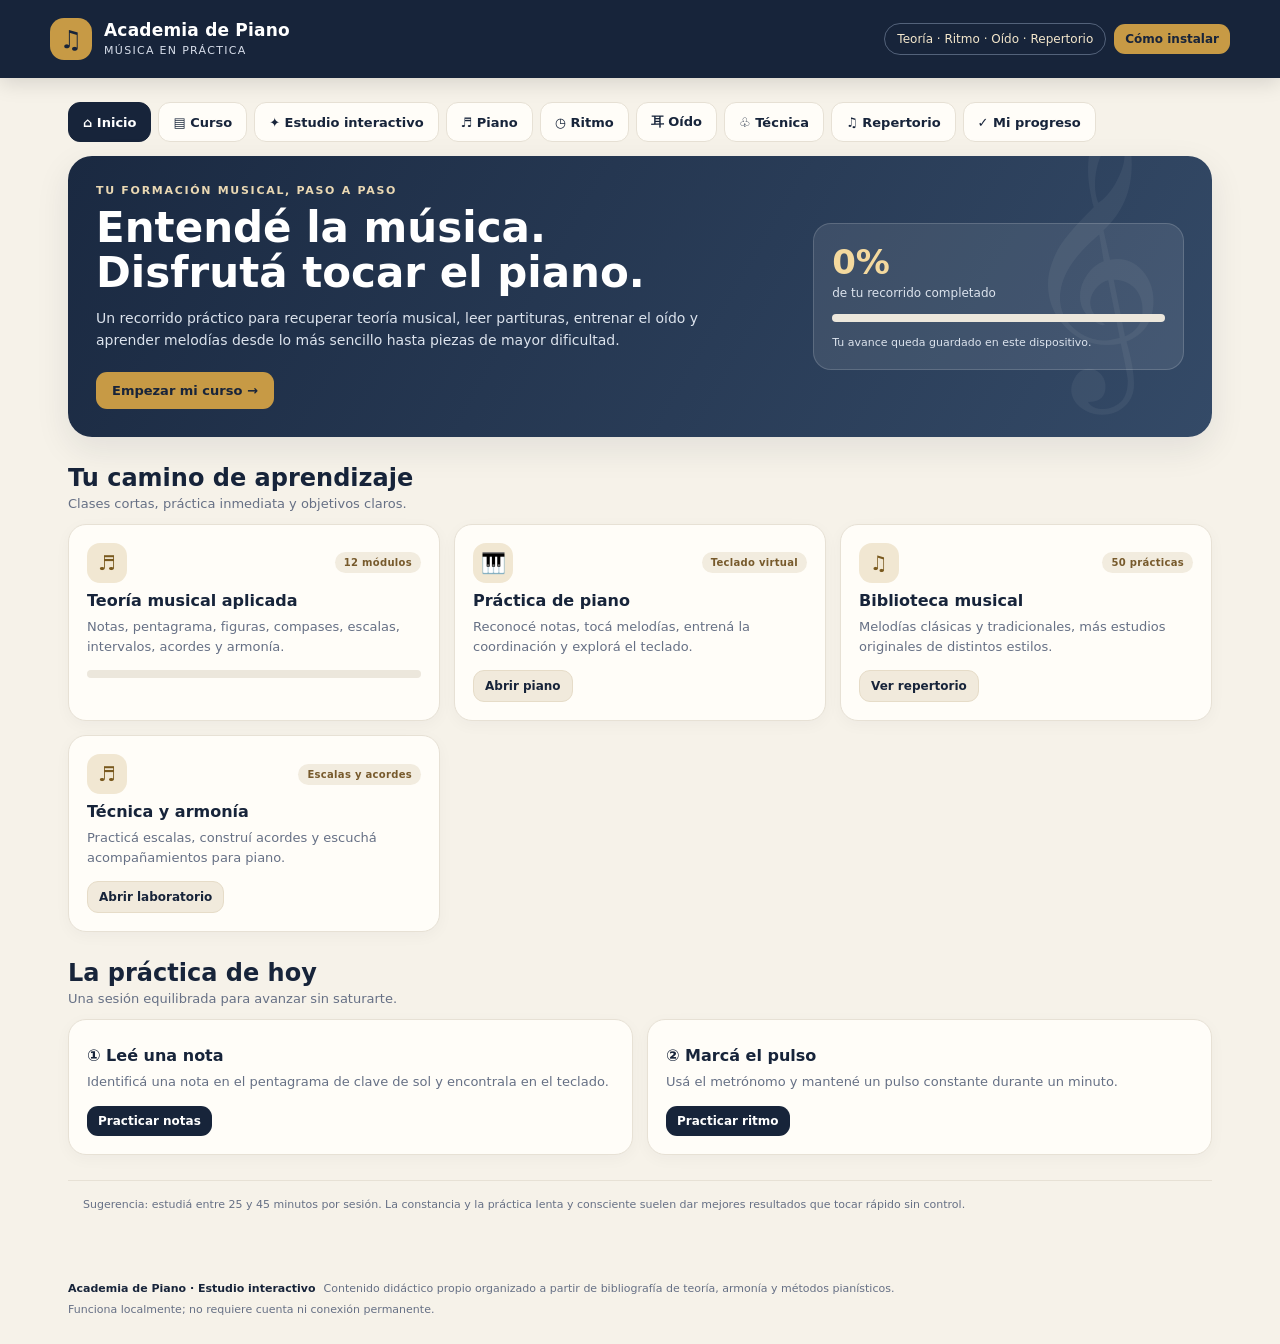
<file: index.html>
<!doctype html>
<html lang="es">
<head>
<meta charset="utf-8">
<meta name="viewport" content="width=device-width,initial-scale=1,viewport-fit=cover">
<meta name="theme-color" content="#17243a">
<meta name="apple-mobile-web-app-capable" content="yes">
<meta name="apple-mobile-web-app-status-bar-style" content="black-translucent">
<meta name="apple-mobile-web-app-title" content="Academia Piano">
<link rel="icon" href="icon.svg" type="image/svg+xml">
<link rel="apple-touch-icon" href="icon-192.png">
<meta name="description" content="Academia integral de piano: teoría, técnica, repertorio y práctica guiada por manos con MIDI y teclado virtual.">
<link rel="manifest" href="manifest.webmanifest">
<script defer src="./app.js?v=3.8.0"></script>
<script defer src="./extras.js?v=3.8.0"></script>
<title>Academia de Piano | Música en práctica</title>
<meta name="application-name" content="Academia de Piano">
<link rel="stylesheet" href="./styles.css?v=3.8.0">
</head>
<body>
<div class="orientation-gate" id="orientation-gate" hidden role="dialog" aria-modal="true" aria-labelledby="orientation-title"><div class="orientation-card"><div class="rotate-symbol" aria-hidden="true">↻</div><p class="orientation-kicker">NOCTURNA · PIANO STUDIO</p><h2 id="orientation-title">Girá tu dispositivo</h2><p>El estudio interactivo está diseñado para usarse en posición horizontal.</p><span class="orientation-hint">La pantalla se adapta automáticamente</span></div></div>
<header class="topbar">
  <div class="brand"><div class="brand-mark">♫</div><div><h1>Academia de Piano</h1><small>Música en práctica</small></div></div>
  <div class="top-actions"><span class="top-pill">Teoría · Ritmo · Oído · Repertorio</span><button class="btn btn-primary btn-small" id="installHint">Cómo instalar</button></div>
</header>
<main class="shell">
  <nav class="nav" aria-label="Secciones">
    <button data-view="home" class="active">⌂ Inicio</button>
    <button data-view="course">▤ Curso</button>
    <button data-view="studio">✦ Estudio interactivo</button>
    <button data-view="piano">♬ Piano</button>
    <button data-view="rhythm">◷ Ritmo</button>
    <button data-view="ear">耳 Oído</button>
    <button data-view="tech">♧ Técnica</button>
    <button data-view="library">♫ Repertorio</button>
    <button data-view="progress">✓ Mi progreso</button>
  </nav>

  <section id="home" class="view active">
    <div class="hero">
      <div><div class="eyebrow">Tu formación musical, paso a paso</div><h2>Entendé la música.<br>Disfrutá tocar el piano.</h2><p>Un recorrido práctico para recuperar teoría musical, leer partituras, entrenar el oído y aprender melodías desde lo más sencillo hasta piezas de mayor dificultad.</p><button class="btn btn-primary" onclick="go('course')">Empezar mi curso →</button></div>
      <div class="hero-stat"><strong id="homePercent">0%</strong><span>de tu recorrido completado</span><div class="progress-track"><div id="homeProgress" class="progress-fill"></div></div><p style="font-size:11px;color:#dce3ed;margin:12px 0 0">Tu avance queda guardado en este dispositivo.</p></div>
    </div>
    <div class="section-head"><div><h2>Tu camino de aprendizaje</h2><p>Clases cortas, práctica inmediata y objetivos claros.</p></div></div>
    <div class="grid">
      <article class="card"><div class="card-top"><div class="card-icon">♬</div><span class="tag">12 módulos</span></div><h3>Teoría musical aplicada</h3><p>Notas, pentagrama, figuras, compases, escalas, intervalos, acordes y armonía.</p><div class="progress-track"><div class="progress-fill" id="courseProgress"></div></div></article>
      <article class="card"><div class="card-top"><div class="card-icon">🎹</div><span class="tag">Teclado virtual</span></div><h3>Práctica de piano</h3><p>Reconocé notas, tocá melodías, entrená la coordinación y explorá el teclado.</p><button class="btn btn-light btn-small" style="margin-top:13px" onclick="go('piano')">Abrir piano</button></article>
      <article class="card"><div class="card-top"><div class="card-icon">♫</div><span class="tag">50 prácticas</span></div><h3>Biblioteca musical</h3><p>Melodías clásicas y tradicionales, más estudios originales de distintos estilos.</p><button class="btn btn-light btn-small" style="margin-top:13px" onclick="go('library')">Ver repertorio</button></article>
      <article class="card"><div class="card-top"><div class="card-icon">♬</div><span class="tag">Escalas y acordes</span></div><h3>Técnica y armonía</h3><p>Practicá escalas, construí acordes y escuchá acompañamientos para piano.</p><button class="btn btn-light btn-small" style="margin-top:13px" onclick="go('tech')">Abrir laboratorio</button></article>
    </div>
    <div class="section-head"><div><h2>La práctica de hoy</h2><p>Una sesión equilibrada para avanzar sin saturarte.</p></div></div>
    <div class="grid two">
      <article class="card"><h3>① Leé una nota</h3><p>Identificá una nota en el pentagrama de clave de sol y encontrala en el teclado.</p><button class="btn btn-dark btn-small" style="margin-top:13px" onclick="go('piano')">Practicar notas</button></article>
      <article class="card"><h3>② Marcá el pulso</h3><p>Usá el metrónomo y mantené un pulso constante durante un minuto.</p><button class="btn btn-dark btn-small" style="margin-top:13px" onclick="go('rhythm')">Practicar ritmo</button></article>
    </div>
    <div class="footer-note">Sugerencia: estudiá entre 25 y 45 minutos por sesión. La constancia y la práctica lenta y consciente suelen dar mejores resultados que tocar rápido sin control.</div>
  </section>

  <section id="studio" class="view">
    <div class="studio-hero"><div><span class="studio-kicker">ACADEMIA DE PIANO · PRÁCTICA GUIADA</span><h2>Aprendé una canción.<br><em>Una mano a la vez.</em></h2><p>Elegí una pieza y tocá <b>Lección guiada</b>: te muestra cada sección con la mano derecha, luego la izquierda y al final las dos juntas, con dedos y partitura. También podés importar archivos MIDI.</p></div><div class="studio-orbit" aria-hidden="true">♫<small>2<br>MANOS</small></div></div>
    <div class="studio-layout">
      <aside class="studio-side">
        <div class="studio-side-title"><span>01 / REPERTORIO</span><strong>Elegí una canción</strong></div>
        <input type="search" id="studioSearch" placeholder="Buscar canción o estilo…" aria-label="Buscar canciones">
        <div class="studio-filters"><button data-studio-filter="Todos" class="selected">Todas</button><button data-studio-filter="Original">Estudios</button><button data-studio-filter="Clásica">Clásicas</button><button data-studio-filter="Tradicional">Tradicionales</button><button data-studio-filter="Otro">Otras</button></div>
        <div class="studio-import-panel">
          <label class="midi-import-button" for="midiFileInput">⇧ Importar canción MIDI</label>
          <input id="midiFileInput" type="file" accept=".mid,.midi,audio/midi" hidden>
          <label class="split-control" for="handSplit">Separar manos desde
            <select id="handSplit"><option value="48">Do3</option><option value="55">Sol3</option><option value="60" selected>Do4</option><option value="65">Fa4</option><option value="72">Do5</option></select>
          </label>
          <p>Para canciones completas, cargá un archivo .MID/.MIDI. El corte de notas permite separar los registros grave y agudo.</p>
        </div>
        <div id="studioList" class="studio-list"></div>
      </aside>
      <div class="studio-main">
        <div class="studio-toolbar studio-compact-header">
          <div class="studio-title-wrap"><span class="studio-kicker">NOCTURNA · ESTUDIO EN VIVO</span><h2 id="studioTitle">Preludio en Do</h2><p id="studioSubtitle">Práctica interactiva · dos manos</p></div>
          <div class="studio-header-right"><span id="studioLevel" class="studio-level">Inicial</span><span id="engine-midi" class="engine-badge">MIDI desconectado</span><button id="studio-exit" class="studio-exit" type="button" aria-label="Salir del estudio" title="Salir del estudio">↩</button></div>
        </div>
        <section class="premium-player" id="premium-player" aria-label="Reproductor interactivo de piano">
          <div class="premium-player-head compact-engine-head"><div><span class="studio-kicker">REPRODUCTOR PASO A PASO</span><p id="engine-status" role="status">Elegí una canción y tocá reproducir.</p></div><span id="engine-time" class="engine-time">00:00</span></div>
          <div class="studio-learnbar" id="studio-learnbar">
            <button type="button" id="studio-lesson-btn" class="lb-primary">🎓 Lección guiada</button>
            <button type="button" id="studio-demo-btn">👂 Escuchar</button>
            <select id="studio-section" aria-label="Elegir sección"></select>
            <button type="button" id="studio-score-btn" aria-pressed="true">𝄞 Partitura</button>
            <button type="button" id="studio-lesson-skip" hidden>Saltar ›</button>
            <button type="button" id="studio-lesson-exit" hidden aria-label="Salir de la lección">✕</button>
            <span id="studio-streak" class="lb-streak" title="Racha de días practicando" hidden></span>
            <span id="studio-lesson-text" class="lb-text" role="status"></span>
          </div>
          <div id="studioScore" class="learn-score" aria-label="Partitura sincronizada"></div>
          <div class="finger-guide" aria-label="Guía de manos y digitación">
            <span class="finger-hand rh"><b>MD</b> Mano derecha · azul</span>
            <span class="finger-hand lh"><b>MI</b> Mano izquierda · verde</span>
            <span class="finger-map"><b>1</b> Pulgar · <b>2</b> Índice · <b>3</b> Medio · <b>4</b> Anular · <b>5</b> Meñique</span>
          </div>
          <div class="falling-stage">
            <canvas id="fallingNotesCanvas" aria-label="Notas de ambas manos descendiendo hacia el teclado"></canvas>
            <div class="execution-line"><span>LÍNEA DE IMPACTO</span></div>
            <div id="engine-instruction" class="engine-instruction" role="status" hidden></div>
            <div id="studio-results" class="studio-results" role="dialog" aria-label="Resultados" hidden></div>
            <div class="floating-player-controls" aria-label="Controles de práctica">
              <button class="engine-play" id="engine-play" type="button" aria-label="Reproducir" title="Reproducir">▶</button>
              <button class="engine-reset" id="engine-reset" type="button" aria-label="Reiniciar" title="Reiniciar">↺</button>
              <div class="hand-mode-switch" role="group" aria-label="Elegir mano"><button type="button" data-hand-mode="right" aria-pressed="false">MD</button><button type="button" data-hand-mode="left" aria-pressed="false">MI</button><button type="button" data-hand-mode="both" aria-pressed="true">2 manos</button></div>
              <label class="wait-control" for="engine-wait"><input id="engine-wait" type="checkbox" checked><span>Esperar</span></label>
              <label class="speed-control" for="engine-speed"><span>Vel.</span><select id="engine-speed"><option value="0.5">50%</option><option value="0.75">75%</option><option value="1" selected>100%</option><option value="1.25">125%</option></select><span id="engine-speed-value" class="speed-value">100%</span></label>
              <label class="volume-control" for="engine-volume"><span>Vol.</span><input id="engine-volume" type="range" min="0" max="1" step="0.01" value="0.76"></label>
              <button class="engine-midi-connect" id="engine-midi-connect" type="button">MIDI</button>
            </div>
          </div>
          <div class="engine-progress-row"><span id="engine-feedback" role="status">En modo espera, tocá las notas que se iluminen.</span><span id="engine-progress-label">0 / 0 pasos · 0%</span><span id="engine-accuracy">—</span></div>
          <progress id="engine-progress" class="engine-progress" value="0" max="100" aria-label="Progreso de la canción"></progress>
          <div class="live-keyboard-wrap"><div class="live-keyboard-label"><strong>TECLADO</strong><span id="engine-key-hint">Las notas esperadas se iluminan en el teclado.</span></div><div id="liveKeyboard" class="live-keyboard" aria-label="Teclado virtual interactivo de cuatro octavas"></div></div>
          <div class="engine-footnote">Audio de piano acústico muestreado (Salamander). Para uso sin conexión, guardá los MP3 correspondientes en ./audio/. Web MIDI requiere un navegador compatible y conexión segura; en iPhone podés usar el teclado virtual.</div>
          <label class="loop-control"><input id="engine-loop" type="checkbox"> Repetir canción</label>
        </section>
      </div>
    </div>
  </section>

  <section id="course" class="view">
    <div class="section-head"><div><h2>Curso de teoría musical y piano</h2><p>12 módulos progresivos. Cada clase incluye explicación, ejemplo y una actividad.</p></div><span class="tag" id="lessonCount">0 / 12 completados</span></div>
    <div class="lesson-list" id="lessonList"></div>
    <div id="lessonDetail"></div>
  </section>

  <section id="piano" class="view">
    <div class="panel-title"><div><h2>Laboratorio de piano</h2><div class="muted">Explorá el teclado, reconocé notas y practicá melodías.</div></div><span class="tag">C4–B5</span></div>
    <div class="piano-tools">
      <button class="btn btn-dark btn-small" id="modeFree">Explorar teclado</button>
      <button class="btn btn-light btn-small" id="modeFind">Encontrar una nota</button>
      <button class="btn btn-light btn-small" id="toggleLabels">Ocultar nombres</button>
    </div>
    <div class="card" style="margin-bottom:14px">
      <div class="panel-title"><h3 style="margin:0">Desafío de lectura</h3><label class="field-inline">Clave <select id="clefSelect" aria-label="Elegir clave"><option value="treble">Sol · mano derecha</option><option value="bass">Fa · mano izquierda</option></select></label></div>
      <p class="muted">Mirá la posición de la nota en el pentagrama. Después encontrala en el teclado. Cambiá entre clave de Sol y clave de Fa para entrenar ambas manos.</p>
      <div class="staff-box" id="staffQuiz"></div>
      <div class="controls" style="margin-top:12px"><button class="btn btn-primary btn-small" id="newStaffNote">Activar / nueva nota</button><span class="muted" id="staffPrompt">Tocá “Nueva nota” para activar el desafío de lectura.</span></div>
    </div>
    <div class="piano-wrap">
      <div class="piano-head"><div><strong>Teclado virtual</strong><br><small>Presioná las teclas para escuchar su sonido.</small></div><small id="pianoOctaves">Dos octavas</small></div>
      <div id="keyboard" class="keyboard"></div>
      <div class="piano-tools"><button class="btn btn-primary btn-small" id="playScale">Escuchar escala de Do</button><button class="btn btn-light btn-small" id="resetPiano">Reiniciar práctica</button></div>
    </div>
    <div class="status-box" id="pianoStatus" style="margin-top:13px">Modo libre: tocá cualquier tecla para escucharla.</div>
    <div class="section-head"><div><h3>Recordatorio de notas</h3><p>Las teclas blancas siguen el orden Do–Re–Mi–Fa–Sol–La–Si.</p></div></div>
    <div class="grid two">
      <div class="card"><h3>Teclas blancas</h3><p><b>Do (C), Re (D), Mi (E), Fa (F), Sol (G), La (A), Si (B).</b> Después de Si vuelve a Do, una octava más arriba.</p></div>
      <div class="card"><h3>Teclas negras</h3><p>Son alteraciones: sostenidos (♯) o bemoles (♭). Por ejemplo, Do♯ y Re♭ suenan igual en el piano moderno.</p></div>
    </div>
  </section>

  <section id="rhythm" class="view">
    <div class="panel-title"><div><h2>Laboratorio rítmico</h2><div class="muted">Pulso, duración de figuras, compases y metrónomo.</div></div><span class="tag">Práctica auditiva</span></div>
    <div class="grid two">
      <div class="metronome-display"><span class="eyebrow">Metrónomo</span><strong id="bpmValue">80</strong><span style="font-size:12px;color:#d8dfeb">pulsos por minuto</span><div><i class="beat-dot" id="beat1"></i><i class="beat-dot" id="beat2"></i><i class="beat-dot" id="beat3"></i><i class="beat-dot" id="beat4"></i></div><div class="controls" style="justify-content:center"><button class="btn btn-primary btn-small" id="metroStart">Iniciar</button><button class="btn btn-light btn-small" id="metroStop">Detener</button></div></div>
      <div class="card"><h3>Ajustá la velocidad</h3><p class="muted">Empezá lento. Cuando puedas mantener el pulso sin adelantarte ni atrasarte, subí gradualmente.</p><div class="controls" style="margin-top:18px"><label for="bpm">BPM</label><input id="bpm" type="range" min="40" max="180" value="80"><b id="bpmRead">80</b></div><p class="muted" style="margin-top:12px">Referencia: 60 BPM = un pulso por segundo.</p></div>
    </div>
    <div class="section-head"><div><h3>Duración de las figuras en 4/4</h3><p>Tomamos la negra como unidad de pulso.</p></div></div>
    <div class="note-values">
      <div class="note-value"><b>𝅝</b><strong>Redonda</strong><span>4 tiempos</span></div>
      <div class="note-value"><b>𝅗𝅥</b><strong>Blanca</strong><span>2 tiempos</span></div>
      <div class="note-value"><b>♩</b><strong>Negra</strong><span>1 tiempo</span></div>
      <div class="note-value"><b>♪</b><strong>Corchea</strong><span>½ tiempo</span></div>
      <div class="note-value"><b>𝅘𝅥𝅯</b><strong>Semicorchea</strong><span>¼ tiempo</span></div>
    </div>
    <div class="quiz" style="margin-top:18px"><h3>Desafío: ¿cuánto dura esta figura?</h3><div id="rhythmQuestion" style="font-size:42px;color:var(--navy);margin:8px 0">♩</div><div class="choices" id="rhythmChoices"></div><div class="feedback" id="rhythmFeedback"></div><button class="btn btn-light btn-small" id="nextRhythm">Otra pregunta</button></div>
    <div class="example"><b>Ejercicio práctico:</b> poné el metrónomo a 60 BPM. Aplaudí cuatro negras seguidas; después tocá dos blancas; finalmente alterná una blanca y dos negras. No aceleres para “alcanzar” el clic: buscá coincidir con él.</div>
  </section>

  <section id="ear" class="view">
    <div class="panel-title"><div><h2>Entrenamiento auditivo</h2><div class="muted">Escuchá, compará y reconocé relaciones entre sonidos.</div></div><span class="tag">Oído musical</span></div>
    <div class="grid two">
      <div class="card"><div class="card-icon">♫</div><h3>Intervalos musicales</h3><p>Un intervalo es la distancia entre dos notas. Primero escuchá dos sonidos y después elegí qué distancia los separa.</p><button class="btn btn-dark btn-small" style="margin-top:13px" id="playInterval">Escuchar intervalo</button></div>
      <div class="card"><div class="card-icon">👂</div><h3>Consejo para entrenar</h3><p>Escuchá varias veces. Cantá las dos notas si podés. No intentes adivinar por velocidad: compará la sensación sonora.</p></div>
    </div>
    <div class="quiz" style="margin-top:16px"><h3>¿Qué intervalo escuchaste?</h3><p class="muted">Se reproducen dos notas una después de la otra.</p><div class="choices" id="intervalChoices"></div><div class="feedback" id="intervalFeedback"></div><button class="btn btn-light btn-small" id="newInterval">Nuevo intervalo</button></div>
    <div class="section-head"><div><h3>Guía rápida de intervalos</h3><p>Distancias expresadas en semitonos.</p></div></div>
    <div class="grid">
      <div class="card"><h3>2 semitonos</h3><p>Segunda mayor. Ejemplo: Do–Re.</p></div>
      <div class="card"><h3>3 semitonos</h3><p>Tercera menor. Ejemplo: Do–Mi♭.</p></div>
      <div class="card"><h3>4 semitonos</h3><p>Tercera mayor. Ejemplo: Do–Mi.</p></div>
      <div class="card"><h3>5 semitonos</h3><p>Cuarta justa. Ejemplo: Do–Fa.</p></div>
      <div class="card"><h3>7 semitonos</h3><p>Quinta justa. Ejemplo: Do–Sol.</p></div>
      <div class="card"><h3>12 semitonos</h3><p>Octava justa. Dos notas con el mismo nombre en registros distintos.</p></div>
    </div>
  </section>


  <section id="tech" class="view">
    <div class="panel-title"><div><h2>Laboratorio de técnica y armonía</h2><div class="muted">Escalas, acordes y acompañamientos para llevar la teoría al teclado.</div></div><span class="tag">Práctica aplicada</span></div>
    <div class="grid two">
      <article class="card">
        <div class="card-icon">♬</div><h3>Constructor de escalas</h3>
        <p>Elegí una tonalidad y escuchá su escala ascendente y descendente.</p>
        <div class="controls" style="margin-top:14px">
          <label for="scaleRoot">Tonalidad</label>
          <select id="scaleRoot"><option value="0">Do</option><option value="1">Do♯ / Re♭</option><option value="2">Re</option><option value="3">Mi♭</option><option value="4">Mi</option><option value="5">Fa</option><option value="6">Fa♯ / Sol♭</option><option value="7">Sol</option><option value="8">La♭</option><option value="9">La</option><option value="10">Si♭</option><option value="11">Si</option></select>
          <label for="scaleType">Tipo</label>
          <select id="scaleType"><option value="major">Mayor</option><option value="minor">Menor natural</option><option value="harmonic">Menor armónica</option><option value="melodic">Menor melódica (ascendente)</option></select>
        </div>
        <div id="scaleResult" class="scale-result" aria-live="polite"></div>
        <div class="controls"><button class="btn btn-primary btn-small" id="playScaleLab">▶ Escuchar escala</button><button class="btn btn-light btn-small" id="showScaleNotes">Mostrar notas</button></div>
        <p class="muted" style="margin-top:10px">Práctica sugerida: manos separadas, articulación pareja, metrónomo lento y aumento gradual del tempo. La digitación debe adaptarse a cada tonalidad.</p>
      </article>
      <article class="card">
        <div class="card-icon">▦</div><h3>Constructor de acordes</h3>
        <p>Formá acordes por intervalos y escuchá cómo cambia su carácter.</p>
        <div class="controls" style="margin-top:14px">
          <label for="chordRoot">Fundamental</label>
          <select id="chordRoot"><option value="0">Do</option><option value="1">Do♯ / Re♭</option><option value="2">Re</option><option value="3">Mi♭</option><option value="4">Mi</option><option value="5">Fa</option><option value="6">Fa♯ / Sol♭</option><option value="7">Sol</option><option value="8">La♭</option><option value="9">La</option><option value="10">Si♭</option><option value="11">Si</option></select>
          <label for="chordType">Calidad</label>
          <select id="chordType"><option value="major">Mayor</option><option value="minor">Menor</option><option value="dim">Disminuido</option><option value="aug">Aumentado</option><option value="sus4">Sus4</option><option value="7">Séptima dominante</option></select>
        </div>
        <div id="chordResult" class="scale-result" aria-live="polite"></div>
        <div class="controls"><button class="btn btn-primary btn-small" id="playChordLab">▶ Escuchar acorde</button><button class="btn btn-light btn-small" id="arpeggiateChord">Escuchar arpegio</button></div>
        <p class="muted" style="margin-top:10px">Tocá primero cada nota por separado; después el acorde completo. Escuchá la diferencia entre mayor, menor y las demás calidades.</p>
      </article>
    </div>
    <div class="section-head"><div><h3>Acompañamiento de mano izquierda</h3><p>Patrones sencillos para empezar a acompañar melodías.</p></div></div>
    <div class="grid">
      <article class="card"><span class="tag">3/4 · Vals</span><h3>Bajo – acorde – acorde</h3><p>Un bajo en el primer tiempo y el acorde en los tiempos dos y tres.</p><button class="btn btn-dark btn-small" style="margin-top:12px" onclick="playAccompaniment('waltz')">Escuchar patrón</button></article>
      <article class="card"><span class="tag">4/4 · Pop</span><h3>Fundamental y quinta</h3><p>Alterná la fundamental y la quinta para sostener una canción.</p><button class="btn btn-dark btn-small" style="margin-top:12px" onclick="playAccompaniment('pop')">Escuchar patrón</button></article>
      <article class="card"><span class="tag">4/4 · Arpegio</span><h3>Arpegio quebrado</h3><p>Tocá las notas del acorde una por una, con pulso constante.</p><button class="btn btn-dark btn-small" style="margin-top:12px" onclick="playAccompaniment('broken')">Escuchar patrón</button></article>
      <article class="card"><span class="tag">4/4 · Balada / iglesia</span><h3>Progresión I–V–vi–IV</h3><p>Una secuencia habitual para practicar acompañamientos de canciones.</p><button class="btn btn-dark btn-small" style="margin-top:12px" onclick="playWorshipProgression()">Escuchar progresión</button></article>
    </div>
    <div class="example"><b>Rutina técnica inicial (12 minutos):</b> 2 minutos de movilidad relajada sin tensión; 4 minutos de escala lenta con manos separadas; 3 minutos de acordes en estado fundamental e inversiones; 3 minutos de acompañamiento con metrónomo. Si aparece dolor o tensión, frená y revisá postura y movimiento.</div>
  </section>

  <section id="library" class="view">
    <div class="panel-title"><div><h2>Biblioteca de repertorio</h2><div class="muted">Melodías breves y estudios para tocar, escuchar y repetir.</div></div><span class="tag">50 melodías y estudios</span></div>
    <div class="example">La biblioteca combina melodías tradicionales o de compositores clásicos de dominio público con estudios originales creados para esta aplicación. Son versiones didácticas breves, no ediciones completas de partituras.</div>
    <div class="search-row"><label for="songSearch">Buscar repertorio</label><input id="songSearch" type="search" placeholder="Título, estilo o nivel…" autocomplete="off"></div>
    <div class="filter-row" id="songFilters"></div>
    <div class="song-grid" id="songGrid"></div>
    <div id="songDetail" class="song-detail"></div>
  </section>

  <section id="progress" class="view">
    <div class="panel-title"><div><h2>Mi progreso</h2><div class="muted">Revisá lo que ya practicaste y seguí avanzando.</div></div><span class="tag">Guardado local</span></div>
    <div class="grid">
      <div class="card"><div class="card-icon">▤</div><h3 id="progressLessons">0 / 12</h3><p>Módulos completados</p></div>
      <div class="card"><div class="card-icon">♫</div><h3 id="progressSongs">0 / 50</h3><p>Piezas practicadas hasta el final</p></div>
      <div class="card"><div class="card-icon">★</div><h3 id="progressScore">0</h3><p>Respuestas correctas registradas</p></div>
    </div>
    <div class="section-head"><div><h3>Tu recorrido</h3><p>Completá cada módulo y practicá distintas piezas.</p></div></div>
    <div class="card"><div class="progress-track"><div class="progress-fill" id="allProgress"></div></div><p id="progressMessage" style="margin-top:12px">Todavía no hay módulos completados. ¡Empezá por la primera clase!</p></div>
    <div class="controls" style="margin-top:16px"><button class="btn btn-outline btn-small" id="exportProgress">Exportar progreso</button><button class="btn btn-light btn-small" id="importProgress">Importar respaldo</button><input type="file" id="progressFile" accept="application/json,.json" hidden><button class="btn btn-outline btn-small" id="resetProgress">Reiniciar progreso</button></div><p class="muted">Podés guardar un respaldo JSON para trasladar tu avance a otro navegador o dispositivo. El progreso no se envía a ningún servidor.</p>
  </section>
</main>
<footer class="app-footer"><strong>Academia de Piano · Estudio interactivo</strong><span>Contenido didáctico propio organizado a partir de bibliografía de teoría, armonía y métodos pianísticos.</span><span>Funciona localmente; no requiere cuenta ni conexión permanente.</span></footer>

</body>
</html>
</file>
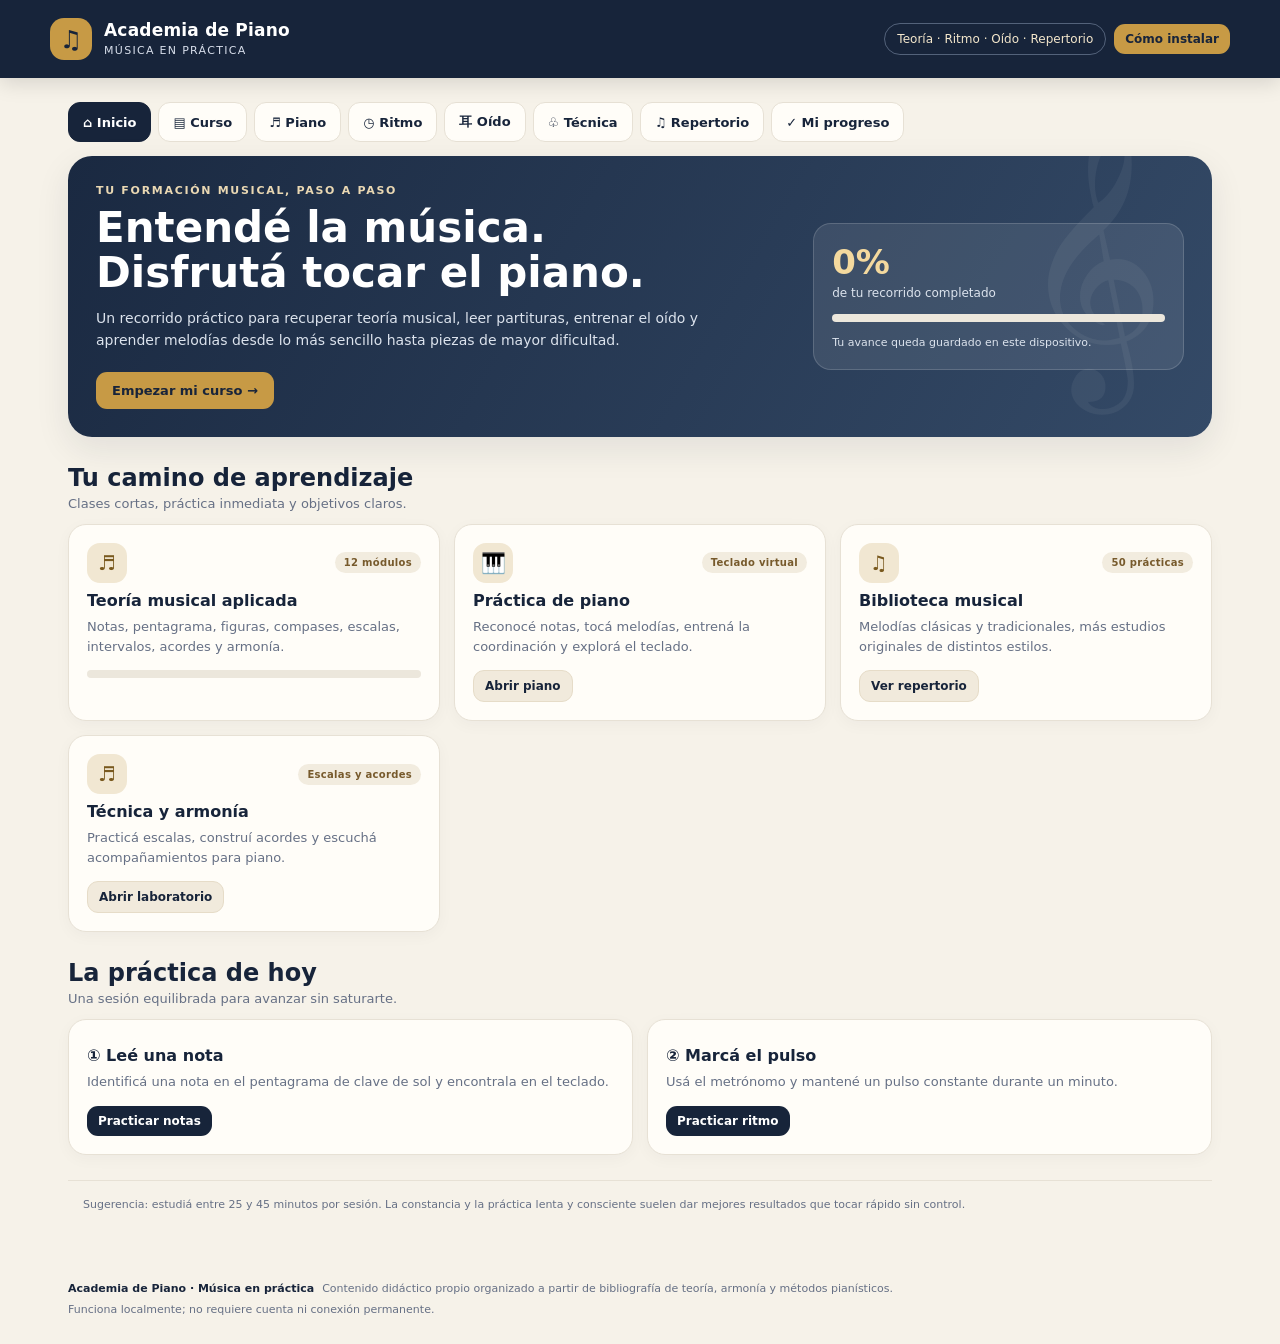
<file: academia.html>
<!doctype html>
<html lang="es">
<head>
<meta charset="utf-8">
<meta name="viewport" content="width=device-width,initial-scale=1,viewport-fit=cover">
<meta name="theme-color" content="#17243a">
<meta name="apple-mobile-web-app-capable" content="yes">
<meta name="apple-mobile-web-app-status-bar-style" content="black-translucent">
<meta name="apple-mobile-web-app-title" content="Academia Piano">
<link rel="icon" href="icon.svg" type="image/svg+xml">
<link rel="apple-touch-icon" href="icon-192.png">
<meta name="description" content="Curso interactivo de teoría musical y piano: lectura, ritmo, oído, teclado y repertorio progresivo.">
<link rel="manifest" href="manifest.webmanifest">
<title>Academia de Piano | Música en práctica</title>
<meta name="application-name" content="Academia de Piano">
<style>
:root{--navy:#17243a;--navy2:#243650;--cream:#f6f2e9;--paper:#fffdf8;--gold:#c79a45;--gold2:#ead8b3;--ink:#202a38;--muted:#667085;--line:#e7e1d5;--green:#27785d;--red:#b94b4b;--blue:#4776a8;--shadow:0 12px 35px rgba(23,36,58,.09)}
*{box-sizing:border-box}html{scroll-behavior:smooth}body{margin:0;background:var(--cream);color:var(--ink);font-family:Inter,ui-sans-serif,system-ui,-apple-system,BlinkMacSystemFont,"Segoe UI",sans-serif}
button,input,select{font:inherit}button{cursor:pointer}
.topbar{background:var(--navy);color:#fff;padding:18px max(18px,calc((100vw - 1180px)/2));display:flex;align-items:center;justify-content:space-between;gap:16px;position:sticky;top:0;z-index:20;box-shadow:0 5px 20px rgba(0,0,0,.13)}
.brand{display:flex;align-items:center;gap:12px}.brand-mark{width:42px;height:42px;border-radius:14px;background:var(--gold);display:grid;place-items:center;color:var(--navy);font-size:25px;font-weight:900}.brand h1{font-size:17px;line-height:1.1;margin:0;letter-spacing:.2px}.brand small{display:block;color:#d8dfeb;font-size:11px;margin-top:4px;letter-spacing:1.3px;text-transform:uppercase}
.top-actions{display:flex;align-items:center;gap:8px}.top-pill{border:1px solid #53627a;color:#f4e7cc;border-radius:99px;padding:8px 12px;font-size:12px}
.shell{max-width:1180px;margin:auto;padding:20px 18px 54px}
.nav{display:flex;gap:7px;overflow:auto;padding:4px 0 14px;scrollbar-width:thin}.nav button{white-space:nowrap;border:1px solid var(--line);background:var(--paper);color:var(--navy);border-radius:12px;padding:10px 14px;font-size:13px;font-weight:700}.nav button.active{background:var(--navy);color:#fff;border-color:var(--navy)}
.view{display:none}.view.active{display:block}
.hero{background:linear-gradient(120deg,#1a2941,#344a67);color:#fff;border-radius:24px;padding:28px;display:grid;grid-template-columns:1.5fr .8fr;gap:22px;align-items:center;box-shadow:var(--shadow);overflow:hidden;position:relative}
.hero:after{content:"𝄞";position:absolute;right:4%;top:-42px;font-family:serif;font-size:250px;color:rgba(255,255,255,.055);pointer-events:none}
.eyebrow{font-size:11px;letter-spacing:1.7px;text-transform:uppercase;color:var(--gold2);font-weight:800}.hero h2{font-size:clamp(27px,4vw,42px);line-height:1.06;margin:9px 0 12px;max-width:650px}.hero p{color:#dce3ed;max-width:620px;line-height:1.6;margin:0 0 20px;font-size:14px}.hero-stat{background:rgba(255,255,255,.09);border:1px solid rgba(255,255,255,.16);padding:18px;border-radius:18px;position:relative;z-index:1}.hero-stat strong{display:block;font-size:34px;color:#f4d99e}.hero-stat span{font-size:12px;color:#dce3ed}
.btn{border:0;border-radius:11px;padding:11px 16px;font-weight:800;font-size:13px;transition:.15s}.btn:active{transform:scale(.98)}.btn-primary{background:var(--gold);color:#18243a}.btn-dark{background:var(--navy);color:#fff}.btn-light{background:#f1eadc;color:var(--navy);border:1px solid #e6dcc8}.btn-outline{background:transparent;border:1px solid var(--line);color:var(--navy)}.btn-small{padding:8px 11px;font-size:12px}.btn:disabled{opacity:.45;cursor:not-allowed}
.section-head{display:flex;justify-content:space-between;align-items:end;gap:12px;margin:27px 0 13px}.section-head h2,.section-head h3{margin:0;color:var(--navy)}.section-head p{margin:4px 0 0;color:var(--muted);font-size:13px}
.grid{display:grid;grid-template-columns:repeat(3,1fr);gap:14px}.grid.two{grid-template-columns:repeat(2,1fr)}.card{background:var(--paper);border:1px solid var(--line);border-radius:18px;padding:18px;box-shadow:0 4px 16px rgba(23,36,58,.035)}.card h3{margin:8px 0 7px;color:var(--navy);font-size:16px}.card p{margin:0;color:var(--muted);font-size:13px;line-height:1.55}.card-icon{width:40px;height:40px;border-radius:13px;background:#f1e7d2;color:#79591e;display:grid;place-items:center;font-size:20px}.card-top{display:flex;justify-content:space-between;align-items:center;gap:8px}.tag{display:inline-block;border-radius:99px;background:#f2ecdf;color:#775a2c;padding:5px 9px;font-size:10px;font-weight:800;letter-spacing:.3px}.progress-track{height:8px;border-radius:99px;background:#ece7dc;overflow:hidden;margin-top:13px}.progress-fill{height:100%;background:var(--green);border-radius:99px;width:0;transition:width .3s}
.lesson-list{display:grid;gap:10px}.lesson-row{display:grid;grid-template-columns:44px 1fr auto;align-items:center;gap:12px;background:var(--paper);border:1px solid var(--line);border-radius:15px;padding:14px}.lesson-num{width:38px;height:38px;border-radius:12px;background:#edf0f4;color:var(--navy);display:grid;place-items:center;font-weight:900}.lesson-row.done .lesson-num{background:#dceee5;color:var(--green)}.lesson-row h3{font-size:14px;margin:0 0 4px;color:var(--navy)}.lesson-row p{font-size:12px;color:var(--muted);margin:0}
.lesson-body{background:var(--paper);border:1px solid var(--line);border-radius:20px;padding:22px;margin-top:14px}.lesson-body h2{margin:7px 0;color:var(--navy)}.lesson-body p,.lesson-body li{line-height:1.65;color:#465264;font-size:14px}.lesson-body ul{padding-left:21px}.example{background:#f6f1e6;border-left:4px solid var(--gold);padding:12px 14px;border-radius:8px;margin:14px 0;color:#4d4639;font-size:13px;line-height:1.6}.quiz{background:#f5f7fa;border:1px solid #e1e7ef;border-radius:16px;padding:17px;margin-top:20px}.quiz h3{margin:0 0 10px;color:var(--navy)}.choices{display:flex;flex-wrap:wrap;gap:8px;margin:12px 0}.choice{background:#fff;border:1px solid #d7dfe8;color:var(--navy);border-radius:10px;padding:9px 13px;font-weight:700;font-size:13px}.choice.correct{border-color:var(--green);background:#e4f2eb;color:#1d654d}.choice.wrong{border-color:var(--red);background:#fae9e7;color:#983e3e}.feedback{font-size:13px;font-weight:700;min-height:20px;margin-top:8px}
.panel-title{display:flex;align-items:center;justify-content:space-between;gap:10px;margin-bottom:12px}.panel-title h2{margin:0;color:var(--navy);font-size:22px}.muted{color:var(--muted);font-size:13px;line-height:1.55}
.piano-wrap{background:var(--navy);border-radius:20px;padding:16px;overflow:hidden}.piano-head{display:flex;justify-content:space-between;gap:10px;align-items:center;color:#fff;margin-bottom:12px}.piano-head small{color:#c8d2e0}.keyboard{height:210px;position:relative;display:flex;background:#111b2a;border-radius:8px;overflow:hidden;touch-action:manipulation;user-select:none}.key-white{height:100%;flex:1;background:linear-gradient(180deg,#fff 0%,#f3f1eb 100%);border:1px solid #c8c8c5;border-radius:0 0 6px 6px;position:relative;z-index:1;color:#536070;display:flex;align-items:flex-end;justify-content:center;padding-bottom:9px;font-size:10px;font-weight:700;min-width:0}.key-white:active,.key-white.pressed{background:#e8d8b5}.key-black{position:absolute;top:0;height:62%;width:4.2%;background:linear-gradient(90deg,#141414,#3a3a3a 45%,#101010);border:1px solid #090909;border-radius:0 0 5px 5px;z-index:3;color:#fff;display:flex;align-items:flex-end;justify-content:center;padding-bottom:6px;font-size:8px;box-shadow:2px 3px 4px rgba(0,0,0,.35)}.key-black:active,.key-black.pressed{background:#775a2c}
.key-label-hidden .key-white span,.key-label-hidden .key-black span{display:none}
.piano-tools{display:flex;flex-wrap:wrap;gap:8px;margin:12px 0}.status-box{background:#f5f1e8;border:1px solid #e8dfce;border-radius:13px;padding:12px 14px;font-size:13px;color:#4e4b43;min-height:44px}
.staff-box{background:#fff;border:1px solid var(--line);border-radius:15px;padding:12px;max-width:520px}.staff-box svg{width:100%;height:auto;display:block}
.controls{display:flex;gap:10px;flex-wrap:wrap;align-items:center}.controls label{font-size:12px;color:var(--muted);font-weight:700}.controls input[type=range]{accent-color:var(--gold);width:170px}
.metronome-display{background:var(--navy);color:#fff;border-radius:18px;padding:20px;text-align:center}.metronome-display strong{font-size:46px;display:block;color:#f1d69f}.beat-dot{display:inline-block;width:12px;height:12px;border-radius:50%;background:#64748b;margin:12px 4px}.beat-dot.on{background:var(--gold);box-shadow:0 0 0 7px rgba(199,154,69,.18)}
.note-values{display:grid;grid-template-columns:repeat(5,1fr);gap:8px}.note-value{background:#fff;border:1px solid var(--line);border-radius:12px;padding:12px 5px;text-align:center}.note-value b{font-size:23px;color:var(--navy);display:block}.note-value span{font-size:11px;color:var(--muted)}
.song-grid{display:grid;grid-template-columns:repeat(3,1fr);gap:12px}.song-card{background:var(--paper);border:1px solid var(--line);border-radius:16px;padding:14px;display:flex;flex-direction:column;gap:8px}.song-card h3{margin:0;font-size:14px;color:var(--navy)}.song-card p{margin:0;font-size:11px;color:var(--muted)}.song-card .btn{margin-top:auto}
.filter-row{display:flex;gap:7px;overflow:auto;padding:2px 0 12px}.filter-row button{white-space:nowrap;border:1px solid var(--line);background:var(--paper);border-radius:99px;padding:8px 12px;color:var(--navy);font-size:12px;font-weight:700}.filter-row button.active{background:var(--navy);color:#fff}
.song-detail{margin-top:15px}.note-strip{display:flex;flex-wrap:wrap;gap:5px;margin:12px 0}.note-chip{background:#edf0f4;color:var(--navy);padding:6px 8px;border-radius:7px;font-size:11px;font-weight:800}.note-chip.current{background:#f4e3bd;outline:2px solid var(--gold)}
.footer-note{margin-top:25px;padding:15px;border-top:1px solid var(--line);font-size:11px;color:var(--muted);line-height:1.6}
.empty{padding:25px;text-align:center;color:var(--muted)}
@media(max-width:820px){.grid{grid-template-columns:repeat(2,1fr)}.song-grid{grid-template-columns:repeat(2,1fr)}.hero{grid-template-columns:1fr}.hero-stat{max-width:260px}.hero:after{right:-20px;top:100px;font-size:180px}}
@media(max-width:540px){.shell{padding:14px 12px 40px}.topbar{padding:13px 14px}.top-pill{display:none}.brand h1{font-size:15px}.brand-mark{width:38px;height:38px}.nav button{padding:9px 11px}.hero{padding:21px;border-radius:18px}.hero h2{font-size:29px}.grid,.grid.two,.song-grid{grid-template-columns:1fr}.lesson-row{grid-template-columns:38px 1fr}.lesson-row .btn{grid-column:2;justify-self:start}.keyboard{height:175px}.key-white{font-size:8px;padding-bottom:7px}.key-black{font-size:7px}.note-values{grid-template-columns:repeat(5,1fr)}.note-value{padding:9px 2px}.note-value b{font-size:19px}.section-head{align-items:start;flex-direction:column}}

/* Academia Piano Pro: refinamientos de accesibilidad y laboratorios */
:focus-visible{outline:3px solid #d6a84e;outline-offset:3px}
select,input[type=search]{border:1px solid #d8d2c7;border-radius:10px;background:#fffdf8;color:var(--navy);padding:9px 11px;min-height:40px}
.field-inline{display:flex;align-items:center;gap:8px;color:var(--muted);font-size:12px;font-weight:700}
.field-inline select{padding:7px 9px;min-height:36px}
.search-row{display:flex;align-items:center;gap:12px;margin:6px 0 12px}
.search-row label{font-size:12px;font-weight:800;color:var(--navy);white-space:nowrap}
.search-row input{width:min(100%,420px)}
.scale-result{background:#f5f1e8;border:1px solid #e8dfce;border-radius:13px;padding:14px;margin:14px 0;min-height:66px;color:#3f4856}
.scale-result strong{display:block;color:var(--navy);margin-bottom:6px}
.scale-notes{display:flex;flex-wrap:wrap;gap:6px}
.scale-notes span{background:#fff;border:1px solid #e4dccd;border-radius:8px;padding:6px 8px;font-weight:800;font-size:12px;color:var(--navy)}
.app-footer{max-width:1180px;margin:0 auto;padding:0 18px 28px;color:var(--muted);font-size:11px;display:flex;gap:8px;flex-wrap:wrap;align-items:center}
.app-footer strong{color:var(--navy)}
button:disabled{cursor:not-allowed;opacity:.55}
@media(max-width:540px){.search-row{align-items:stretch;flex-direction:column;gap:6px}.search-row input{width:100%}.field-inline{font-size:11px}.field-inline select{max-width:150px}.app-footer{padding:0 12px 24px}}

</style>
</head>
<body>
<header class="topbar">
  <div class="brand"><div class="brand-mark">♫</div><div><h1>Academia de Piano</h1><small>Música en práctica</small></div></div>
  <div class="top-actions"><span class="top-pill">Teoría · Ritmo · Oído · Repertorio</span><button class="btn btn-primary btn-small" id="installHint">Cómo instalar</button></div>
</header>
<main class="shell">
  <nav class="nav" aria-label="Secciones">
    <button data-view="home" class="active">⌂ Inicio</button>
    <button data-view="course">▤ Curso</button>
    <button data-view="piano">♬ Piano</button>
    <button data-view="rhythm">◷ Ritmo</button>
    <button data-view="ear">耳 Oído</button>
    <button data-view="tech">♧ Técnica</button>
    <button data-view="library">♫ Repertorio</button>
    <button data-view="progress">✓ Mi progreso</button>
  </nav>

  <section id="home" class="view active">
    <div class="hero">
      <div><div class="eyebrow">Tu formación musical, paso a paso</div><h2>Entendé la música.<br>Disfrutá tocar el piano.</h2><p>Un recorrido práctico para recuperar teoría musical, leer partituras, entrenar el oído y aprender melodías desde lo más sencillo hasta piezas de mayor dificultad.</p><button class="btn btn-primary" onclick="go('course')">Empezar mi curso →</button></div>
      <div class="hero-stat"><strong id="homePercent">0%</strong><span>de tu recorrido completado</span><div class="progress-track"><div id="homeProgress" class="progress-fill"></div></div><p style="font-size:11px;color:#dce3ed;margin:12px 0 0">Tu avance queda guardado en este dispositivo.</p></div>
    </div>
    <div class="section-head"><div><h2>Tu camino de aprendizaje</h2><p>Clases cortas, práctica inmediata y objetivos claros.</p></div></div>
    <div class="grid">
      <article class="card"><div class="card-top"><div class="card-icon">♬</div><span class="tag">12 módulos</span></div><h3>Teoría musical aplicada</h3><p>Notas, pentagrama, figuras, compases, escalas, intervalos, acordes y armonía.</p><div class="progress-track"><div class="progress-fill" id="courseProgress"></div></div></article>
      <article class="card"><div class="card-top"><div class="card-icon">🎹</div><span class="tag">Teclado virtual</span></div><h3>Práctica de piano</h3><p>Reconocé notas, tocá melodías, entrená la coordinación y explorá el teclado.</p><button class="btn btn-light btn-small" style="margin-top:13px" onclick="go('piano')">Abrir piano</button></article>
      <article class="card"><div class="card-top"><div class="card-icon">♫</div><span class="tag">50 prácticas</span></div><h3>Biblioteca musical</h3><p>Melodías clásicas y tradicionales, más estudios originales de distintos estilos.</p><button class="btn btn-light btn-small" style="margin-top:13px" onclick="go('library')">Ver repertorio</button></article>
      <article class="card"><div class="card-top"><div class="card-icon">♬</div><span class="tag">Escalas y acordes</span></div><h3>Técnica y armonía</h3><p>Practicá escalas, construí acordes y escuchá acompañamientos para piano.</p><button class="btn btn-light btn-small" style="margin-top:13px" onclick="go('tech')">Abrir laboratorio</button></article>
    </div>
    <div class="section-head"><div><h2>La práctica de hoy</h2><p>Una sesión equilibrada para avanzar sin saturarte.</p></div></div>
    <div class="grid two">
      <article class="card"><h3>① Leé una nota</h3><p>Identificá una nota en el pentagrama de clave de sol y encontrala en el teclado.</p><button class="btn btn-dark btn-small" style="margin-top:13px" onclick="go('piano')">Practicar notas</button></article>
      <article class="card"><h3>② Marcá el pulso</h3><p>Usá el metrónomo y mantené un pulso constante durante un minuto.</p><button class="btn btn-dark btn-small" style="margin-top:13px" onclick="go('rhythm')">Practicar ritmo</button></article>
    </div>
    <div class="footer-note">Sugerencia: estudiá entre 25 y 45 minutos por sesión. La constancia y la práctica lenta y consciente suelen dar mejores resultados que tocar rápido sin control.</div>
  </section>

  <section id="course" class="view">
    <div class="section-head"><div><h2>Curso de teoría musical y piano</h2><p>12 módulos progresivos. Cada clase incluye explicación, ejemplo y una actividad.</p></div><span class="tag" id="lessonCount">0 / 12 completados</span></div>
    <div class="lesson-list" id="lessonList"></div>
    <div id="lessonDetail"></div>
  </section>

  <section id="piano" class="view">
    <div class="panel-title"><div><h2>Laboratorio de piano</h2><div class="muted">Explorá el teclado, reconocé notas y practicá melodías.</div></div><span class="tag">C4–B5</span></div>
    <div class="piano-tools">
      <button class="btn btn-dark btn-small" id="modeFree">Explorar teclado</button>
      <button class="btn btn-light btn-small" id="modeFind">Encontrar una nota</button>
      <button class="btn btn-light btn-small" id="toggleLabels">Ocultar nombres</button>
    </div>
    <div class="card" style="margin-bottom:14px">
      <div class="panel-title"><h3 style="margin:0">Desafío de lectura</h3><label class="field-inline">Clave <select id="clefSelect" aria-label="Elegir clave"><option value="treble">Sol · mano derecha</option><option value="bass">Fa · mano izquierda</option></select></label></div>
      <p class="muted">Mirá la posición de la nota en el pentagrama. Después encontrala en el teclado. Cambiá entre clave de Sol y clave de Fa para entrenar ambas manos.</p>
      <div class="staff-box" id="staffQuiz"></div>
      <div class="controls" style="margin-top:12px"><button class="btn btn-primary btn-small" id="newStaffNote">Activar / nueva nota</button><span class="muted" id="staffPrompt">Tocá “Nueva nota” para activar el desafío de lectura.</span></div>
    </div>
    <div class="piano-wrap">
      <div class="piano-head"><div><strong>Teclado virtual</strong><br><small>Presioná las teclas para escuchar su sonido.</small></div><small id="pianoOctaves">Dos octavas</small></div>
      <div id="keyboard" class="keyboard"></div>
      <div class="piano-tools"><button class="btn btn-primary btn-small" id="playScale">Escuchar escala de Do</button><button class="btn btn-light btn-small" id="resetPiano">Reiniciar práctica</button></div>
    </div>
    <div class="status-box" id="pianoStatus" style="margin-top:13px">Modo libre: tocá cualquier tecla para escucharla.</div>
    <div class="section-head"><div><h3>Recordatorio de notas</h3><p>Las teclas blancas siguen el orden Do–Re–Mi–Fa–Sol–La–Si.</p></div></div>
    <div class="grid two">
      <div class="card"><h3>Teclas blancas</h3><p><b>Do (C), Re (D), Mi (E), Fa (F), Sol (G), La (A), Si (B).</b> Después de Si vuelve a Do, una octava más arriba.</p></div>
      <div class="card"><h3>Teclas negras</h3><p>Son alteraciones: sostenidos (♯) o bemoles (♭). Por ejemplo, Do♯ y Re♭ suenan igual en el piano moderno.</p></div>
    </div>
  </section>

  <section id="rhythm" class="view">
    <div class="panel-title"><div><h2>Laboratorio rítmico</h2><div class="muted">Pulso, duración de figuras, compases y metrónomo.</div></div><span class="tag">Práctica auditiva</span></div>
    <div class="grid two">
      <div class="metronome-display"><span class="eyebrow">Metrónomo</span><strong id="bpmValue">80</strong><span style="font-size:12px;color:#d8dfeb">pulsos por minuto</span><div><i class="beat-dot" id="beat1"></i><i class="beat-dot" id="beat2"></i><i class="beat-dot" id="beat3"></i><i class="beat-dot" id="beat4"></i></div><div class="controls" style="justify-content:center"><button class="btn btn-primary btn-small" id="metroStart">Iniciar</button><button class="btn btn-light btn-small" id="metroStop">Detener</button></div></div>
      <div class="card"><h3>Ajustá la velocidad</h3><p class="muted">Empezá lento. Cuando puedas mantener el pulso sin adelantarte ni atrasarte, subí gradualmente.</p><div class="controls" style="margin-top:18px"><label for="bpm">BPM</label><input id="bpm" type="range" min="40" max="180" value="80"><b id="bpmRead">80</b></div><p class="muted" style="margin-top:12px">Referencia: 60 BPM = un pulso por segundo.</p></div>
    </div>
    <div class="section-head"><div><h3>Duración de las figuras en 4/4</h3><p>Tomamos la negra como unidad de pulso.</p></div></div>
    <div class="note-values">
      <div class="note-value"><b>𝅝</b><strong>Redonda</strong><span>4 tiempos</span></div>
      <div class="note-value"><b>𝅗𝅥</b><strong>Blanca</strong><span>2 tiempos</span></div>
      <div class="note-value"><b>♩</b><strong>Negra</strong><span>1 tiempo</span></div>
      <div class="note-value"><b>♪</b><strong>Corchea</strong><span>½ tiempo</span></div>
      <div class="note-value"><b>𝅘𝅥𝅯</b><strong>Semicorchea</strong><span>¼ tiempo</span></div>
    </div>
    <div class="quiz" style="margin-top:18px"><h3>Desafío: ¿cuánto dura esta figura?</h3><div id="rhythmQuestion" style="font-size:42px;color:var(--navy);margin:8px 0">♩</div><div class="choices" id="rhythmChoices"></div><div class="feedback" id="rhythmFeedback"></div><button class="btn btn-light btn-small" id="nextRhythm">Otra pregunta</button></div>
    <div class="example"><b>Ejercicio práctico:</b> poné el metrónomo a 60 BPM. Aplaudí cuatro negras seguidas; después tocá dos blancas; finalmente alterná una blanca y dos negras. No aceleres para “alcanzar” el clic: buscá coincidir con él.</div>
  </section>

  <section id="ear" class="view">
    <div class="panel-title"><div><h2>Entrenamiento auditivo</h2><div class="muted">Escuchá, compará y reconocé relaciones entre sonidos.</div></div><span class="tag">Oído musical</span></div>
    <div class="grid two">
      <div class="card"><div class="card-icon">♫</div><h3>Intervalos musicales</h3><p>Un intervalo es la distancia entre dos notas. Primero escuchá dos sonidos y después elegí qué distancia los separa.</p><button class="btn btn-dark btn-small" style="margin-top:13px" id="playInterval">Escuchar intervalo</button></div>
      <div class="card"><div class="card-icon">👂</div><h3>Consejo para entrenar</h3><p>Escuchá varias veces. Cantá las dos notas si podés. No intentes adivinar por velocidad: compará la sensación sonora.</p></div>
    </div>
    <div class="quiz" style="margin-top:16px"><h3>¿Qué intervalo escuchaste?</h3><p class="muted">Se reproducen dos notas una después de la otra.</p><div class="choices" id="intervalChoices"></div><div class="feedback" id="intervalFeedback"></div><button class="btn btn-light btn-small" id="newInterval">Nuevo intervalo</button></div>
    <div class="section-head"><div><h3>Guía rápida de intervalos</h3><p>Distancias expresadas en semitonos.</p></div></div>
    <div class="grid">
      <div class="card"><h3>2 semitonos</h3><p>Segunda mayor. Ejemplo: Do–Re.</p></div>
      <div class="card"><h3>3 semitonos</h3><p>Tercera menor. Ejemplo: Do–Mi♭.</p></div>
      <div class="card"><h3>4 semitonos</h3><p>Tercera mayor. Ejemplo: Do–Mi.</p></div>
      <div class="card"><h3>5 semitonos</h3><p>Cuarta justa. Ejemplo: Do–Fa.</p></div>
      <div class="card"><h3>7 semitonos</h3><p>Quinta justa. Ejemplo: Do–Sol.</p></div>
      <div class="card"><h3>12 semitonos</h3><p>Octava justa. Dos notas con el mismo nombre en registros distintos.</p></div>
    </div>
  </section>


  <section id="tech" class="view">
    <div class="panel-title"><div><h2>Laboratorio de técnica y armonía</h2><div class="muted">Escalas, acordes y acompañamientos para llevar la teoría al teclado.</div></div><span class="tag">Práctica aplicada</span></div>
    <div class="grid two">
      <article class="card">
        <div class="card-icon">♬</div><h3>Constructor de escalas</h3>
        <p>Elegí una tonalidad y escuchá su escala ascendente y descendente.</p>
        <div class="controls" style="margin-top:14px">
          <label for="scaleRoot">Tonalidad</label>
          <select id="scaleRoot"><option value="0">Do</option><option value="1">Do♯ / Re♭</option><option value="2">Re</option><option value="3">Mi♭</option><option value="4">Mi</option><option value="5">Fa</option><option value="6">Fa♯ / Sol♭</option><option value="7">Sol</option><option value="8">La♭</option><option value="9">La</option><option value="10">Si♭</option><option value="11">Si</option></select>
          <label for="scaleType">Tipo</label>
          <select id="scaleType"><option value="major">Mayor</option><option value="minor">Menor natural</option><option value="harmonic">Menor armónica</option><option value="melodic">Menor melódica (ascendente)</option></select>
        </div>
        <div id="scaleResult" class="scale-result" aria-live="polite"></div>
        <div class="controls"><button class="btn btn-primary btn-small" id="playScaleLab">▶ Escuchar escala</button><button class="btn btn-light btn-small" id="showScaleNotes">Mostrar notas</button></div>
        <p class="muted" style="margin-top:10px">Práctica sugerida: manos separadas, articulación pareja, metrónomo lento y aumento gradual del tempo. La digitación debe adaptarse a cada tonalidad.</p>
      </article>
      <article class="card">
        <div class="card-icon">▦</div><h3>Constructor de acordes</h3>
        <p>Formá acordes por intervalos y escuchá cómo cambia su carácter.</p>
        <div class="controls" style="margin-top:14px">
          <label for="chordRoot">Fundamental</label>
          <select id="chordRoot"><option value="0">Do</option><option value="1">Do♯ / Re♭</option><option value="2">Re</option><option value="3">Mi♭</option><option value="4">Mi</option><option value="5">Fa</option><option value="6">Fa♯ / Sol♭</option><option value="7">Sol</option><option value="8">La♭</option><option value="9">La</option><option value="10">Si♭</option><option value="11">Si</option></select>
          <label for="chordType">Calidad</label>
          <select id="chordType"><option value="major">Mayor</option><option value="minor">Menor</option><option value="dim">Disminuido</option><option value="aug">Aumentado</option><option value="sus4">Sus4</option><option value="7">Séptima dominante</option></select>
        </div>
        <div id="chordResult" class="scale-result" aria-live="polite"></div>
        <div class="controls"><button class="btn btn-primary btn-small" id="playChordLab">▶ Escuchar acorde</button><button class="btn btn-light btn-small" id="arpeggiateChord">Escuchar arpegio</button></div>
        <p class="muted" style="margin-top:10px">Tocá primero cada nota por separado; después el acorde completo. Escuchá la diferencia entre mayor, menor y las demás calidades.</p>
      </article>
    </div>
    <div class="section-head"><div><h3>Acompañamiento de mano izquierda</h3><p>Patrones sencillos para empezar a acompañar melodías.</p></div></div>
    <div class="grid">
      <article class="card"><span class="tag">3/4 · Vals</span><h3>Bajo – acorde – acorde</h3><p>Un bajo en el primer tiempo y el acorde en los tiempos dos y tres.</p><button class="btn btn-dark btn-small" style="margin-top:12px" onclick="playAccompaniment('waltz')">Escuchar patrón</button></article>
      <article class="card"><span class="tag">4/4 · Pop</span><h3>Fundamental y quinta</h3><p>Alterná la fundamental y la quinta para sostener una canción.</p><button class="btn btn-dark btn-small" style="margin-top:12px" onclick="playAccompaniment('pop')">Escuchar patrón</button></article>
      <article class="card"><span class="tag">4/4 · Arpegio</span><h3>Arpegio quebrado</h3><p>Tocá las notas del acorde una por una, con pulso constante.</p><button class="btn btn-dark btn-small" style="margin-top:12px" onclick="playAccompaniment('broken')">Escuchar patrón</button></article>
      <article class="card"><span class="tag">4/4 · Balada / iglesia</span><h3>Progresión I–V–vi–IV</h3><p>Una secuencia habitual para practicar acompañamientos de canciones.</p><button class="btn btn-dark btn-small" style="margin-top:12px" onclick="playWorshipProgression()">Escuchar progresión</button></article>
    </div>
    <div class="example"><b>Rutina técnica inicial (12 minutos):</b> 2 minutos de movilidad relajada sin tensión; 4 minutos de escala lenta con manos separadas; 3 minutos de acordes en estado fundamental e inversiones; 3 minutos de acompañamiento con metrónomo. Si aparece dolor o tensión, frená y revisá postura y movimiento.</div>
  </section>

  <section id="library" class="view">
    <div class="panel-title"><div><h2>Biblioteca de repertorio</h2><div class="muted">Melodías breves y estudios para tocar, escuchar y repetir.</div></div><span class="tag">50 melodías y estudios</span></div>
    <div class="example">La biblioteca combina melodías tradicionales o de compositores clásicos de dominio público con estudios originales creados para esta aplicación. Son versiones didácticas breves, no ediciones completas de partituras.</div>
    <div class="search-row"><label for="songSearch">Buscar repertorio</label><input id="songSearch" type="search" placeholder="Título, estilo o nivel…" autocomplete="off"></div>
    <div class="filter-row" id="songFilters"></div>
    <div class="song-grid" id="songGrid"></div>
    <div id="songDetail" class="song-detail"></div>
  </section>

  <section id="progress" class="view">
    <div class="panel-title"><div><h2>Mi progreso</h2><div class="muted">Revisá lo que ya practicaste y seguí avanzando.</div></div><span class="tag">Guardado local</span></div>
    <div class="grid">
      <div class="card"><div class="card-icon">▤</div><h3 id="progressLessons">0 / 12</h3><p>Módulos completados</p></div>
      <div class="card"><div class="card-icon">♫</div><h3 id="progressSongs">0 / 50</h3><p>Piezas practicadas hasta el final</p></div>
      <div class="card"><div class="card-icon">★</div><h3 id="progressScore">0</h3><p>Respuestas correctas registradas</p></div>
    </div>
    <div class="section-head"><div><h3>Tu recorrido</h3><p>Completá cada módulo y practicá distintas piezas.</p></div></div>
    <div class="card"><div class="progress-track"><div class="progress-fill" id="allProgress"></div></div><p id="progressMessage" style="margin-top:12px">Todavía no hay módulos completados. ¡Empezá por la primera clase!</p></div>
    <div class="controls" style="margin-top:16px"><button class="btn btn-outline btn-small" id="exportProgress">Exportar progreso</button><button class="btn btn-light btn-small" id="importProgress">Importar respaldo</button><input type="file" id="progressFile" accept="application/json,.json" hidden><button class="btn btn-outline btn-small" id="resetProgress">Reiniciar progreso</button></div><p class="muted">Podés guardar un respaldo JSON para trasladar tu avance a otro navegador o dispositivo. El progreso no se envía a ningún servidor.</p>
  </section>
</main>
<footer class="app-footer"><strong>Academia de Piano · Música en práctica</strong><span>Contenido didáctico propio organizado a partir de bibliografía de teoría, armonía y métodos pianísticos.</span><span>Funciona localmente; no requiere cuenta ni conexión permanente.</span></footer>

<script>
const lessons = [
{title:"El piano y el mapa de las notas",level:"Inicio",time:"15 min",summary:"Ubicá las notas, las octavas y los grupos de teclas.",body:"El teclado se organiza en grupos que se repiten. Las teclas blancas siguen el orden Do, Re, Mi, Fa, Sol, La y Si. Después de Si vuelve Do, pero en una octava más aguda. Las teclas negras representan alteraciones: sostenidos (♯) y bemoles (♭).",bullets:["Identificá los grupos de dos y tres teclas negras.","Encontrá todos los Do del teclado.","Recordá que una octava contiene 12 semitonos."],example:"En el sistema internacional, Do = C, Re = D, Mi = E, Fa = F, Sol = G, La = A y Si = B.",q:"¿Qué nota aparece inmediatamente después de Si?",opts:["La","Do","Re","Fa"],a:1,why:"Después de Si vuelve Do. El patrón de siete nombres naturales se repite."},
{title:"El pentagrama y la clave de sol",level:"Inicio",time:"20 min",summary:"Aprendé a leer las notas en el pentagrama.",body:"El pentagrama tiene cinco líneas y cuatro espacios. La clave de sol indica que la segunda línea desde abajo representa Sol4. Desde allí se ordenan las demás notas, alternando líneas y espacios.",bullets:["Líneas de clave de sol, de abajo hacia arriba: Mi–Sol–Si–Re–Fa.","Espacios: Fa–La–Do–Mi.","Las notas más agudas o graves pueden necesitar líneas adicionales."],example:"Truco para las líneas: Mi, Sol, Si, Re, Fa. Para los espacios: Fa, La, Do, Mi.",q:"En clave de sol, ¿qué nota está en la segunda línea desde abajo?",opts:["Mi","Sol","Si","Re"],a:1,why:"La segunda línea desde abajo es Sol4; por eso la clave se llama clave de sol."},
{title:"Figuras musicales y silencios",level:"Inicio",time:"20 min",summary:"Comprendé cuánto dura cada figura.",body:"Las figuras representan la duración de los sonidos. En un compás de 4/4, la redonda dura cuatro pulsos, la blanca dos, la negra uno, la corchea medio y la semicorchea un cuarto de pulso. Cada figura tiene un silencio equivalente.",bullets:["Redonda = 4 negras.","Blanca = 2 negras.","Negra = 2 corcheas.","Corchea = 2 semicorcheas."],example:"Una blanca más dos negras suma 2 + 1 + 1 = 4 tiempos: completa un compás de 4/4.",q:"¿Cuántas negras equivalen a una blanca?",opts:["Una","Dos","Tres","Cuatro"],a:1,why:"La blanca dura dos tiempos y la negra dura un tiempo."},
{title:"Pulso, tempo y compás",level:"Inicio",time:"20 min",summary:"Sentí el pulso y entendé cómo se agrupa.",body:"El pulso es la referencia regular que sentimos al escuchar música. El tempo indica su velocidad y se mide en BPM. El compás organiza los pulsos en grupos. En 4/4 hay cuatro pulsos de negra por compás; en 3/4 hay tres.",bullets:["Practicá contar 1–2–3–4 de manera constante.","El número de arriba indica cuántas unidades se agrupan.","El número de abajo indica qué figura representa la unidad."],example:"En 3/4 podés contar un vals: UNO-dos-tres, UNO-dos-tres.",q:"¿Cuántos pulsos de negra tiene normalmente un compás de 3/4?",opts:["Dos","Tres","Cuatro","Seis"],a:1,why:"El 3/4 agrupa tres negras por compás."},
{title:"Tonos, semitonos e intervalos",level:"Básico",time:"25 min",summary:"Medí la distancia entre dos notas.",body:"En el piano, un semitono es la distancia entre dos teclas consecutivas, blancas o negras. Un tono equivale a dos semitonos. Un intervalo es la distancia entre dos notas y se nombra por su número: segunda, tercera, cuarta, quinta, sexta, séptima u octava.",bullets:["Mi–Fa es un semitono.","Si–Do es un semitono.","Do–Re es un tono.","Do–Sol es una quinta justa."],example:"Tocá Do y después Re: hay dos semitonos de distancia. Tocá Mi y Fa: hay un semitono.",q:"¿Cuántos semitonos forman un tono?",opts:["Uno","Dos","Tres","Cuatro"],a:1,why:"Un tono equivale a dos semitonos."},
{title:"Escala mayor y digitación",level:"Básico",time:"25 min",summary:"Construí Do mayor y empezá a coordinar los dedos.",body:"La escala mayor sigue el patrón de tonos y semitonos: T–T–S–T–T–T–S. Do mayor utiliza las notas Do, Re, Mi, Fa, Sol, La y Si, sin teclas negras. La digitación ayuda a que la mano se desplace con comodidad.",bullets:["Mano derecha en Do mayor: 1–2–3, paso del pulgar, 1–2–3–4–5.","Mano izquierda: 5–4–3–2–1, cruce, 3–2–1.","Practicá lento, con sonido parejo y muñeca relajada."],example:"Do–Re–Mi–Fa–Sol–La–Si–Do. Escuchá cómo la escala encuentra reposo al llegar al Do superior.",q:"¿Qué patrón de distancias tiene la escala mayor?",opts:["T–S–T–T–S–T–T","T–T–S–T–T–T–S","S–T–T–S–T–T–T","T–T–T–T–T–T–S"],a:1,why:"La escala mayor sigue tono, tono, semitono, tono, tono, tono, semitono."},
{title:"Escalas menores",level:"Básico",time:"25 min",summary:"Conocé la sonoridad menor natural, armónica y melódica.",body:"La escala menor natural tiene el patrón T–S–T–T–S–T–T. La menor armónica eleva el séptimo grado; la menor melódica clásica eleva el sexto y el séptimo al subir, y suele volver a la forma natural al bajar.",bullets:["La menor natural: La–Si–Do–Re–Mi–Fa–Sol–La.","La menor armónica: se eleva Sol a Sol♯.","Escuchá la diferencia entre el séptimo grado natural y el sensible."],example:"Do mayor y La menor natural comparten las mismas notas, pero tienen distinto centro tonal.",q:"¿Qué grado se eleva en la escala menor armónica?",opts:["Segundo","Cuarto","Sexto","Séptimo"],a:3,why:"La menor armónica eleva el séptimo grado para crear una sensible que conduce a la tónica."},
{title:"Armaduras y tonalidades",level:"Intermedio",time:"25 min",summary:"Entendé sostenidos, bemoles y tonalidades.",body:"La armadura aparece al comienzo del pentagrama y señala alteraciones que se mantienen durante la pieza, salvo indicación contraria. El orden de sostenidos es Fa–Do–Sol–Re–La–Mi–Si; el de bemoles es Si–Mi–La–Re–Sol–Do–Fa.",bullets:["Do mayor y La menor no tienen alteraciones en la armadura.","Sol mayor tiene un sostenido: Fa♯.","Fa mayor tiene un bemol: Si♭."],example:"Si encontrás un Fa♯ en la armadura, esa alteración se aplica a los Fa de cualquier octava, salvo que aparezca un becuadro.",q:"¿Qué alteración tiene Sol mayor en su armadura?",opts:["Si♭","Fa♯","Do♯","Ninguna"],a:1,why:"Sol mayor tiene un sostenido: Fa♯."},
{title:"Triadas y acordes",level:"Intermedio",time:"30 min",summary:"Construí acordes mayores, menores y disminuidos.",body:"Una triada se forma superponiendo terceras: fundamental, tercera y quinta. La triada mayor tiene tercera mayor y quinta justa; la menor, tercera menor y quinta justa; la disminuida, tercera menor y quinta disminuida.",bullets:["Do mayor: Do–Mi–Sol.","La menor: La–Do–Mi.","Si disminuido: Si–Re–Fa."],example:"Tocá Do–Mi–Sol juntos. Después bajá Mi a Mi♭: el acorde se vuelve Do menor.",q:"¿Qué notas forman la triada de Do mayor?",opts:["Do–Mi–Sol","Do–Mi♭–Sol","Do–Fa–La","Do–Re–Sol"],a:0,why:"La triada mayor se construye con fundamental, tercera mayor y quinta justa."},
{title:"Inversiones y conducción de voces",level:"Intermedio",time:"30 min",summary:"Mové los acordes sin perder su identidad.",body:"Un acorde está en estado fundamental cuando su nota raíz está en el bajo. En primera inversión, la tercera queda en el bajo; en segunda inversión, la quinta. Las inversiones permiten conectar acordes con movimientos pequeños.",bullets:["Do–Mi–Sol: estado fundamental.","Mi–Sol–Do: primera inversión.","Sol–Do–Mi: segunda inversión."],example:"Practicá Do mayor, Fa mayor y Sol mayor usando la inversión más cercana para que la mano no salte demasiado.",q:"¿Qué nota queda en el bajo en la primera inversión de Do mayor?",opts:["Do","Mi","Sol","Si"],a:1,why:"En primera inversión la tercera del acorde, Mi, queda como nota más grave."},
{title:"Funciones armónicas y cadencias",level:"Intermedio",time:"30 min",summary:"Comprendé tónica, dominante y subdominante.",body:"En una tonalidad, los acordes cumplen funciones. La tónica (I) da sensación de reposo; la dominante (V) genera tensión y suele resolver en I; la subdominante (IV) prepara o amplía el movimiento armónico.",bullets:["En Do mayor: I = Do, IV = Fa, V = Sol.","La cadencia V–I produce una resolución fuerte.","Probá I–V–vi–IV como progresión popular."],example:"Tocá Sol mayor y después Do mayor. Escuchá cómo la tensión del acorde dominante se resuelve en la tónica.",q:"En Do mayor, ¿cuál es el acorde dominante?",opts:["Fa mayor","La menor","Sol mayor","Do mayor"],a:2,why:"El quinto grado de Do mayor es Sol; su acorde es Sol mayor."},
{title:"Lectura a dos manos y primeras piezas",level:"Intermedio",time:"35 min",summary:"Uní lectura, coordinación, técnica y expresión.",body:"La partitura de piano suele utilizar dos pentagramas unidos: clave de sol para la mano derecha y clave de fa para la izquierda. Al principio conviene estudiar cada mano por separado, contar en voz alta y unirlas muy lentamente.",bullets:["Leé y tocá una frase corta por vez.","Practicá cada mano hasta que resulte estable.","Uní las manos a un tempo más lento que el final.","Agregá articulación, dinámica y fraseo cuando las notas estén seguras."],example:"Empezá con melodías de cinco dedos y acompañamientos sencillos de tónica y dominante. Después avanzá a piezas de Bach, Beethoven y otros autores.",q:"¿Qué conviene hacer antes de unir ambas manos?",opts:["Tocar más rápido","Practicar cada mano por separado","Memorizar sin contar","Usar siempre el pedal"],a:1,why:"Separar las manos permite resolver las dificultades de cada parte antes de coordinarlas."}
];

const songs = [
{id:1,title:"Oda a la alegría",style:"Clásica",level:"Inicial",origin:"Beethoven · melodía didáctica",tempo:90,notes:[64,64,65,67,67,65,64,62,60,60,62,64,64,62,62]},
{id:2,title:"Estrellita",style:"Tradicional",level:"Inicial",origin:"Tradicional · melodía popular",tempo:84,notes:[60,60,67,67,69,69,67,65,65,64,64,62,62,60]},
{id:3,title:"Para Elisa (inicio)",style:"Clásica",level:"Básico",origin:"Beethoven · motivo inicial simplificado",tempo:88,notes:[76,75,76,75,76,71,74,72,69]},
{id:4,title:"Greensleeves",style:"Tradicional",level:"Básico",origin:"Melodía tradicional inglesa",tempo:76,notes:[69,72,74,76,77,76,74,71,67,69,71,72,69]},
{id:5,title:"Amazing Grace",style:"Tradicional",level:"Inicial",origin:"Himno tradicional · fragmento didáctico",tempo:72,notes:[67,72,76,72,76,74,72,69,67,64]},
{id:6,title:"Minueto en Sol (tema)",style:"Clásica",level:"Intermedio",origin:"Petzold · tema simplificado",tempo:96,notes:[74,67,69,71,72,74,67,67,76,72,74,76,78,79]},
{id:7,title:"Preludio de Do",style:"Clásica",level:"Básico",origin:"Bach · estudio de arpegios inspirado en BWV 846",tempo:72,notes:[60,64,67,72,76,72,67,64,60,64,67,72]},
{id:8,title:"Vals de cinco dedos",style:"Estudio",level:"Inicial",origin:"Estudio original",tempo:90,notes:[60,64,67,64,65,69,72,69,67,64,60,64]},
{id:9,title:"Blues en Do",style:"Blues",level:"Básico",origin:"Estudio original de blues",tempo:92,notes:[60,63,65,66,67,70,67,65,63,60,67,65]},
{id:10,title:"Jazz de domingo",style:"Jazz",level:"Intermedio",origin:"Estudio original con color jazzístico",tempo:108,notes:[62,65,69,72,69,65,64,67,70,74,72,69]},
{id:11,title:"Tango breve",style:"Tango",level:"Básico",origin:"Estudio original",tempo:104,notes:[69,72,76,75,76,72,69,68,69,72,74,76]},
{id:12,title:"Cumbia del teclado",style:"Latino",level:"Inicial",origin:"Estudio original",tempo:100,notes:[60,64,67,64,67,69,67,64,60,64,67,72]},
{id:13,title:"Riff de rock",style:"Rock",level:"Básico",origin:"Estudio original",tempo:112,notes:[64,67,69,67,64,62,64,71,69,67,64]},
{id:14,title:"Balada sencilla",style:"Pop",level:"Inicial",origin:"Estudio original",tempo:76,notes:[60,62,64,67,76,74,72,67,69,67,64,62]},
{id:15,title:"Bossa al atardecer",style:"Jazz",level:"Intermedio",origin:"Estudio original",tempo:96,notes:[65,69,72,76,74,72,69,67,65,69,72,74]},
{id:16,title:"Danza folklórica",style:"Folklore",level:"Básico",origin:"Estudio original",tempo:108,notes:[67,71,74,71,69,72,74,79,74,72,69,67]},
{id:17,title:"Ragtime miniatura",style:"Jazz",level:"Intermedio",origin:"Estudio original",tempo:116,notes:[60,64,67,72,71,67,64,62,60,64,69,72]},
{id:18,title:"Canción de cuna",style:"Estudio",level:"Inicial",origin:"Estudio original",tempo:68,notes:[64,67,71,67,69,72,71,67,64,62,60]},
{id:19,title:"Danza barroca",style:"Clásica",level:"Intermedio",origin:"Estudio original de estilo barroco",tempo:104,notes:[62,66,69,74,73,69,66,62,66,69,74,78]},
{id:20,title:"Arpegio cinematográfico",style:"Estudio",level:"Básico",origin:"Estudio original",tempo:80,notes:[69,72,76,81,79,76,72,69,67,71,74,79]},
{id:21,title:"Reggae tranquilo",style:"Latino",level:"Inicial",origin:"Estudio original",tempo:88,notes:[60,64,67,64,60,64,69,67,60,64,67,72]},
{id:22,title:"Funk de cinco notas",style:"Rock",level:"Intermedio",origin:"Estudio original",tempo:112,notes:[64,67,69,71,74,71,69,67,64,67,71,74]},
{id:23,title:"Marcha en Do",style:"Estudio",level:"Inicial",origin:"Estudio original",tempo:104,notes:[60,67,64,67,65,69,67,72,60,67,64,60]},
{id:24,title:"Blues en Sol",style:"Blues",level:"Básico",origin:"Estudio original",tempo:96,notes:[67,70,72,73,74,77,74,72,70,67,74,72]},
{id:25,title:"Bolero sencillo",style:"Latino",level:"Básico",origin:"Estudio original",tempo:76,notes:[64,68,71,68,66,69,71,76,74,71,68,66]},
{id:26,title:"Chacarera breve",style:"Folklore",level:"Básico",origin:"Estudio original",tempo:112,notes:[67,71,74,71,69,72,74,79,76,74,72,69]},
{id:27,title:"Minimal electrónico",style:"Pop",level:"Intermedio",origin:"Estudio original",tempo:100,notes:[69,72,76,72,69,76,72,69,67,71,74,71]},
{id:28,title:"Vals en Fa",style:"Estudio",level:"Básico",origin:"Estudio original",tempo:90,notes:[65,69,72,69,67,71,74,71,65,69,72,77]},
{id:29,title:"Latín jazz",style:"Jazz",level:"Intermedio",origin:"Estudio original",tempo:108,notes:[62,65,69,72,74,72,69,65,67,70,74,77]},
{id:30,title:"Estudio de arpegios",style:"Estudio",level:"Intermedio",origin:"Estudio original",tempo:84,notes:[60,64,67,72,67,64,62,65,69,74,69,65,60]},
{id:31,title:"Gavota sencilla",style:"Clásica",level:"Básico",origin:"Estudio original de carácter barroco",tempo:92,notes:[67,72,71,72,74,76,74,72,71,69,67,69,71,67]},
{id:32,title:"Danza de salón",style:"Clásica",level:"Básico",origin:"Estudio original de carácter clásico",tempo:100,notes:[60,64,67,72,71,67,69,72,76,74,71,67,64,60]},
{id:33,title:"Pequeña sonatina",style:"Clásica",level:"Intermedio",origin:"Estudio original inspirado en formas clásicas",tempo:108,notes:[60,64,67,72,76,74,72,71,69,67,64,67,72,67,64,60]},
{id:34,title:"Coral de la mañana",style:"Estudio",level:"Básico",origin:"Estudio original de carácter coral",tempo:72,notes:[60,64,67,67,69,67,64,62,60,62,64,67,65,64,60]},
{id:35,title:"Himno de esperanza",style:"Música de iglesia",level:"Inicial",origin:"Melodía original para práctica de acompañamiento",tempo:76,notes:[60,64,67,69,67,64,62,64,67,72,71,69,67,64,60]},
{id:36,title:"Balada de domingo",style:"Pop",level:"Inicial",origin:"Estudio original",tempo:74,notes:[64,67,69,72,71,69,67,64,62,64,67,69,67,64]},
{id:37,title:"Zamba del río",style:"Folklore",level:"Básico",origin:"Estudio original de inspiración folklórica",tempo:96,notes:[67,71,74,76,74,71,69,72,74,79,76,74,71,67]},
{id:38,title:"Milonga breve",style:"Tango",level:"Básico",origin:"Estudio original de inspiración rioplatense",tempo:108,notes:[60,63,67,70,69,67,63,60,62,65,69,72,70,69]},
{id:39,title:"Cueca de cinco notas",style:"Folklore",level:"Inicial",origin:"Estudio original",tempo:112,notes:[60,64,67,69,67,64,62,65,69,72,69,65,64,60]},
{id:40,title:"Chamamé sencillo",style:"Folklore",level:"Básico",origin:"Estudio original",tempo:104,notes:[67,69,71,74,72,71,69,67,64,67,69,72,71,69]},
{id:41,title:"Candombe de teclas",style:"Latino",level:"Básico",origin:"Estudio original",tempo:110,notes:[60,60,64,67,64,60,67,69,67,64,60,64,67,72]},
{id:42,title:"Son cubano mini",style:"Latino",level:"Básico",origin:"Estudio original",tempo:104,notes:[60,64,67,69,67,64,60,62,65,69,72,69,65,62]},
{id:43,title:"Bolero nocturno",style:"Latino",level:"Inicial",origin:"Estudio original",tempo:72,notes:[60,64,67,72,71,69,67,64,62,64,67,69,72,67]},
{id:44,title:"Swing en Do",style:"Jazz",level:"Intermedio",origin:"Estudio original",tempo:116,notes:[60,64,67,70,72,70,67,64,62,65,69,72,74,72]},
{id:45,title:"Blues lento",style:"Blues",level:"Básico",origin:"Estudio original",tempo:68,notes:[60,63,65,66,67,70,67,65,63,60,62,63,65,60]},
{id:46,title:"Rock de estadio",style:"Rock",level:"Básico",origin:"Estudio original",tempo:120,notes:[60,60,67,67,69,67,64,60,62,62,69,69,67,64,60]},
{id:47,title:"Pop en arpegios",style:"Pop",level:"Básico",origin:"Estudio original",tempo:92,notes:[60,64,67,72,67,64,62,65,69,74,69,65,60,64]},
{id:48,title:"Pulso electrónico",style:"Pop",level:"Inicial",origin:"Estudio original",tempo:100,notes:[60,60,64,60,67,60,64,60,62,62,65,62,69,62]},
{id:49,title:"Estudio de notas repetidas",style:"Estudio",level:"Básico",origin:"Estudio original para control de articulación",tempo:88,notes:[64,64,64,67,67,67,69,69,69,67,67,67,64,64,64]},
{id:50,title:"Arpegios quebrados en Sol",style:"Estudio",level:"Intermedio",origin:"Estudio original para coordinación",tempo:80,notes:[67,71,74,79,74,71,67,71,74,79,83,79,74,71,67]}
];

let saved={};
try{saved=JSON.parse(localStorage.getItem("academiaPianoProgress")||"{}")||{}}catch(e){}
saved.lessons=saved.lessons||[];saved.songs=saved.songs||[];saved.score=saved.score||0;saved.practiceChecks=saved.practiceChecks||[];
let activeView="home", currentLesson=null, selectedSong=1, songIndex=0, songPractice=false, keyLabels=true, pianoMode="free", targetMidi=64;
let audioCtx=null, metroTimer=null, metroBeat=0, currentInterval=null, currentRhythm=null, staffTarget=64, staffClef="treble", keyboardStartMidi=60, songSearch="";
function persist(){try{localStorage.setItem("academiaPianoProgress",JSON.stringify(saved))}catch(e){}}
function go(view){activeView=view;document.querySelectorAll(".view").forEach(x=>x.classList.toggle("active",x.id===view));document.querySelectorAll(".nav button").forEach(x=>x.classList.toggle("active",x.dataset.view===view));if(view==="course")renderLessons();if(view==="library")renderLibrary();if(view==="tech")renderTechnique();if(view==="progress")renderProgress();if(view==="piano")renderPiano();window.scrollTo({top:0,behavior:"smooth"})}
document.querySelectorAll(".nav button").forEach(b=>b.addEventListener("click",()=>go(b.dataset.view)));
function refreshHome(){let pct=Math.round(saved.lessons.length/lessons.length*100);document.getElementById("homePercent").textContent=pct+"%";document.getElementById("homeProgress").style.width=pct+"%";document.getElementById("courseProgress").style.width=pct+"%";document.getElementById("lessonCount").textContent=saved.lessons.length+" / 12 completados"}
function renderLessons(){refreshHome();let list=document.getElementById("lessonList");list.innerHTML=lessons.map((l,i)=>`<div class="lesson-row ${saved.lessons.includes(i)?"done":""}"><div class="lesson-num">${saved.lessons.includes(i)?"✓":String(i+1).padStart(2,"0")}</div><div><h3>${l.title}</h3><p>${l.level} · ${l.time} · ${l.summary}</p></div><button class="btn btn-light btn-small" onclick="openLesson(${i})">${saved.lessons.includes(i)?"Repasar":"Abrir clase"}</button></div>`).join("")}
function openLesson(i){currentLesson=i;let l=lessons[i];document.getElementById("lessonDetail").innerHTML=`<div class="lesson-body"><span class="tag">MÓDULO ${i+1} · ${l.level} · ${l.time}</span><h2>${l.title}</h2><p>${l.body}</p><ul>${l.bullets.map(x=>`<li>${x}</li>`).join("")}</ul><div class="example">${l.example}</div><div class="quiz"><h3>Comprobá lo aprendido</h3><p>${l.q}</p><div class="choices">${l.opts.map((o,j)=>`<button class="choice" onclick="answerLesson(${i},${j},this)">${o}</button>`).join("")}</div><div class="feedback" id="lessonFeedback"></div></div><div class="controls" style="margin-top:16px"><button class="btn btn-dark btn-small" onclick="go('course')">Volver al temario</button><button class="btn btn-primary btn-small" onclick="go('piano')">Practicar en el piano →</button></div></div>`;document.getElementById("lessonDetail").scrollIntoView({behavior:"smooth",block:"start"})}
function answerLesson(i,j,el){let l=lessons[i],buttons=el.parentElement.querySelectorAll("button");buttons.forEach((b,k)=>{b.disabled=true;if(k===l.a)b.classList.add("correct");else if(k===j)b.classList.add("wrong")});let f=document.getElementById("lessonFeedback");if(j===l.a){f.textContent="¡Correcto! "+l.why;f.style.color="var(--green)";if(!saved.lessons.includes(i)){saved.lessons.push(i);saved.score++;persist();renderLessons();refreshHome()}}else{f.textContent="Todavía no. "+l.why;f.style.color="var(--red)"}}
function getAudio(){if(!audioCtx){audioCtx=new(window.AudioContext||window.webkitAudioContext)()}if(audioCtx.state==="suspended")audioCtx.resume();return audioCtx}
function playMidi(midi,duration=.42,when=0){let c=getAudio(),o=c.createOscillator(),g=c.createGain(),t=c.currentTime+when;o.type="triangle";o.frequency.value=440*Math.pow(2,(midi-69)/12);g.gain.setValueAtTime(.0001,t);g.gain.exponentialRampToValueAtTime(.18,t+.02);g.gain.setValueAtTime(.12,t+Math.max(.03,duration*.72));g.gain.exponentialRampToValueAtTime(.0001,t+duration);o.connect(g);g.connect(c.destination);o.start(t);o.stop(t+duration+.03)}
function noteName(m){let names=["Do","Do♯","Re","Re♯","Mi","Fa","Fa♯","Sol","Sol♯","La","La♯","Si"];let n=names[m%12],oct=Math.floor(m/12)-1;return n+oct}
function noteShort(m){return noteName(m).replace("♯","#")}
function renderPiano(){buildKeyboard();renderStaff()}
function buildKeyboard(){let kb=document.getElementById("keyboard");if(!kb)return;kb.innerHTML="";kb.classList.toggle("key-label-hidden",!keyLabels);let whiteCount=0;for(let m=keyboardStartMidi;m<keyboardStartMidi+24;m++){let pc=m%12,isBlack=[1,3,6,8,10].includes(pc);if(!isBlack){let k=document.createElement("button");k.className="key-white";k.dataset.midi=m;k.innerHTML=`<span>${keyLabels?noteShort(m):""}</span>`;k.addEventListener("click",()=>keyPressed(m,k));kb.appendChild(k);whiteCount++}else{let key=document.createElement("button");key.className="key-black";key.dataset.midi=m;key.style.left=`calc(${(whiteCount/14)*100}% - 2.1%)`;key.innerHTML=`<span>${keyLabels?noteShort(m):""}</span>`;key.addEventListener("click",()=>keyPressed(m,key));kb.appendChild(key)}}document.getElementById("pianoOctaves").textContent=staffClef==="bass"?"Do3–Si4 · registro grave":"Do4–Si5 · registro agudo"}
function keyPressed(m,key){playMidi(m,.38);key.classList.add("pressed");setTimeout(()=>key.classList.remove("pressed"),160);if(pianoMode==="staff"){if(m===staffTarget){document.getElementById("pianoStatus").textContent="¡Correcto! Leíste y encontraste "+noteName(m)+" en el pentagrama.";document.getElementById("staffPrompt").textContent="¡Bien hecho! Tocá “Nueva nota” para seguir.";saved.score++;persist()}else{document.getElementById("pianoStatus").textContent="Tocaste "+noteName(m)+". Volvé a mirar la posición de la nota en el pentagrama."}}else if(pianoMode==="find"){if(m===targetMidi){document.getElementById("pianoStatus").textContent="¡Muy bien! Encontraste "+noteName(m)+".";saved.score++;persist();targetMidi=pickTarget();document.getElementById("findTarget").textContent=noteName(targetMidi)}else document.getElementById("pianoStatus").textContent="Esa es "+noteName(m)+". Buscá "+noteName(targetMidi)+"."}else if(pianoMode==="song"&&songPractice){let s=songs.find(x=>x.id===selectedSong);if(m===s.notes[songIndex]){songIndex++;if(songIndex>=s.notes.length){document.getElementById("pianoStatus").textContent="¡Excelente! Terminaste "+s.title+".";if(!saved.songs.includes(s.id))saved.songs.push(s.id);saved.score++;persist();songPractice=false;updateSongDetail()}else{document.getElementById("pianoStatus").textContent="¡Correcto! Próxima nota: "+noteName(s.notes[songIndex])+" ("+(songIndex+1)+"/"+s.notes.length+").";updateSongDetail()}}else document.getElementById("pianoStatus").textContent="Escuchá o mirá la siguiente nota: "+noteName(s.notes[songIndex])+"."}else{document.getElementById("pianoStatus").textContent="Tocaste "+noteName(m)+"."}}
function pickTarget(){let a=[60,62,64,65,67,69,71,72,74,76,77,79,81,83];return a[Math.floor(Math.random()*a.length)]}
document.getElementById("modeFree").onclick=()=>{pianoMode="free";songPractice=false;keyboardStartMidi=staffClef==="bass"?48:60;buildKeyboard();document.getElementById("pianoStatus").textContent="Modo libre: tocá cualquier tecla para escucharla.";document.getElementById("modeFree").className="btn btn-dark btn-small";document.getElementById("modeFind").className="btn btn-light btn-small"};
document.getElementById("modeFind").onclick=()=>{pianoMode="find";songPractice=false;keyboardStartMidi=60;buildKeyboard();targetMidi=pickTarget();document.getElementById("pianoStatus").innerHTML='Buscá la nota <b id="findTarget">'+noteName(targetMidi)+'</b> en el teclado.';document.getElementById("modeFind").className="btn btn-dark btn-small";document.getElementById("modeFree").className="btn btn-light btn-small"};
document.getElementById("toggleLabels").onclick=()=>{keyLabels=!keyLabels;document.getElementById("toggleLabels").textContent=keyLabels?"Ocultar nombres":"Mostrar nombres";buildKeyboard()};
document.getElementById("playScale").onclick=()=>[60,62,64,65,67,69,71,72,71,69,67,65,64,62,60].forEach((n,i)=>playMidi(n,.28,i*.31));
document.getElementById("resetPiano").onclick=()=>{pianoMode="free";songPractice=false;document.getElementById("pianoStatus").textContent="Práctica reiniciada. Tocá libremente o elegí un desafío."};
function staffSvg(midi,clef="treble"){
  const pc=midi%12, sharp=[1,3,6,8,10].includes(pc);
  const naturalPc=sharp?pc-1:pc;
  const letterByPc={0:["Do",0],2:["Re",1],4:["Mi",2],5:["Fa",3],7:["Sol",4],9:["La",5],11:["Si",6]};
  const [letter,letterIndex]=letterByPc[naturalPc]||["Do",0];
  const naturalMidi=midi-(sharp?1:0), octave=Math.floor(naturalMidi/12)-1;
  const diatonic=octave*7+letterIndex;
  const reference=clef==="bass"?(2*7+4):(4*7+2); // G2 bass; E4 treble, bottom line
  const step=diatonic-reference, y=150-step*10;
  let ledger="";
  if(y>150){for(let ly=170;ly<=y;ly+=20)ledger+=`<line x1="112" y1="${ly}" x2="150" y2="${ly}" stroke="#596575" stroke-width="1.3"/>`}
  if(y<70){for(let ly=50;ly>=y;ly-=20)ledger+=`<line x1="112" y1="${ly}" x2="150" y2="${ly}" stroke="#596575" stroke-width="1.3"/>`}
  const clefGlyph=clef==="bass"?"𝄢":"𝄞";
  return `<svg viewBox="0 0 360 190" role="img" aria-label="Nota en pentagrama de clave de ${clef==="bass"?"fa":"sol"}"><text x="18" y="142" font-size="78" fill="#26374e">${clefGlyph}</text>${[70,90,110,130,150].map(lineY=>`<line x1="65" y1="${lineY}" x2="335" y2="${lineY}" stroke="#596575" stroke-width="1.3"/>`).join("")}${ledger}${sharp?`<text x="105" y="${y+5}" font-size="20" fill="#17243a">♯</text>`:""}<ellipse cx="132" cy="${y}" rx="9" ry="6.5" fill="#17243a" transform="rotate(-18 132 ${y})"/><line x1="140" y1="${y}" x2="140" y2="${y-38}" stroke="#17243a" stroke-width="2"/></svg>`
}
function renderStaff(){let box=document.getElementById("staffQuiz");if(box)box.innerHTML=staffSvg(staffTarget,staffClef)}
function pickStaffTarget(){let notes=staffClef==="bass"?[48,50,52,53,55,57,59,60,62,64,65,67,69,71]:[60,62,64,65,67,69,71,72,74,76,77,79,81,83];return notes[Math.floor(Math.random()*notes.length)]}
function newStaff(){staffTarget=pickStaffTarget();keyboardStartMidi=staffClef==="bass"?48:60;pianoMode="staff";songPractice=false;buildKeyboard();renderStaff();document.getElementById("staffPrompt").textContent="Encontrá la nota en el teclado.";document.getElementById("pianoStatus").textContent="Desafío de lectura activo: buscá la nota que aparece en la clave de "+(staffClef==="bass"?"Fa":"Sol")+"."}
document.getElementById("newStaffNote").onclick=newStaff;
document.getElementById("clefSelect").addEventListener("change",e=>{staffClef=e.target.value;newStaff()});
const rhythmVals=[{sym:"𝅝",name:"Redonda",beats:4},{sym:"𝅗𝅥",name:"Blanca",beats:2},{sym:"♩",name:"Negra",beats:1},{sym:"♪",name:"Corchea",beats:.5},{sym:"𝅘𝅥𝅯",name:"Semicorchea",beats:.25}];
function newRhythm(){currentRhythm=rhythmVals[Math.floor(Math.random()*rhythmVals.length)];document.getElementById("rhythmQuestion").textContent=currentRhythm.sym;document.getElementById("rhythmFeedback").textContent="";let opts=[.25,.5,1,2,4].sort(()=>Math.random()-.5);document.getElementById("rhythmChoices").innerHTML=opts.map(v=>`<button class="choice" onclick="answerRhythm(${v},this)">${v} ${v===1?"tiempo":"tiempos"}</button>`).join("")}
function answerRhythm(v,el){let btns=el.parentElement.querySelectorAll("button");btns.forEach(b=>{b.disabled=true;if(Number(b.textContent.split(" ")[0])===currentRhythm.beats)b.classList.add("correct");else if(b===el)b.classList.add("wrong")});let f=document.getElementById("rhythmFeedback");if(v===currentRhythm.beats){f.textContent="¡Correcto! "+currentRhythm.name+" = "+currentRhythm.beats+" tiempos.";f.style.color="var(--green)";saved.score++;persist()}else{f.textContent="La respuesta es "+currentRhythm.beats+" tiempos. "+currentRhythm.name+".";f.style.color="var(--red)"}}
document.getElementById("nextRhythm").onclick=newRhythm;
function metroTick(){let c=getAudio(),o=c.createOscillator(),g=c.createGain();o.frequency.value=metroBeat%4===0?1100:760;g.gain.setValueAtTime(.0001,c.currentTime);g.gain.exponentialRampToValueAtTime(.17,c.currentTime+.005);g.gain.exponentialRampToValueAtTime(.0001,c.currentTime+.07);o.connect(g);g.connect(c.destination);o.start();o.stop(c.currentTime+.08);document.querySelectorAll(".beat-dot").forEach((d,i)=>d.classList.toggle("on",i===metroBeat%4));metroBeat++}
function stopMetro(){if(metroTimer){clearInterval(metroTimer);metroTimer=null}document.querySelectorAll(".beat-dot").forEach(d=>d.classList.remove("on"))}
document.getElementById("metroStart").onclick=()=>{stopMetro();metroBeat=0;metroTick();metroTimer=setInterval(metroTick,60000/Number(document.getElementById("bpm").value))};
document.getElementById("metroStop").onclick=stopMetro;
document.getElementById("bpm").oninput=e=>{let v=Number(e.target.value);document.getElementById("bpmValue").textContent=v;document.getElementById("bpmRead").textContent=v;if(metroTimer){stopMetro();document.getElementById("metroStart").click()}};
document.addEventListener("visibilitychange",()=>{if(document.hidden)stopMetro()});
const intervals=[{s:2,n:"Segunda mayor"},{s:3,n:"Tercera menor"},{s:4,n:"Tercera mayor"},{s:5,n:"Cuarta justa"},{s:7,n:"Quinta justa"},{s:12,n:"Octava justa"}];
function newInterval(){currentInterval=intervals[Math.floor(Math.random()*intervals.length)];let opts=[...intervals].sort(()=>Math.random()-.5);document.getElementById("intervalChoices").innerHTML=opts.map(x=>`<button class="choice" onclick="answerInterval(${x.s},this)">${x.n}</button>`).join("");document.getElementById("intervalFeedback").textContent=""}
function playCurrentInterval(){if(!currentInterval)newInterval();let root=60;playMidi(root,.5,0);playMidi(root+currentInterval.s,.6,.65)}
function answerInterval(s,el){let btns=el.parentElement.querySelectorAll("button");btns.forEach(b=>{b.disabled=true;if(b.textContent===currentInterval.n)b.classList.add("correct");else if(b===el)b.classList.add("wrong")});let f=document.getElementById("intervalFeedback");if(s===currentInterval.s){f.textContent="¡Muy bien! Reconociste "+currentInterval.n+".";f.style.color="var(--green)";saved.score++;persist()}else{f.textContent="Era "+currentInterval.n+". Volvé a escucharlo y compará la distancia.";f.style.color="var(--red)"}}
document.getElementById("playInterval").onclick=playCurrentInterval;document.getElementById("newInterval").onclick=()=>{newInterval();playCurrentInterval()};
let activeFilter="Todos";
function renderLibrary(){let filters=["Todos","Clásica","Tradicional","Estudio","Blues","Jazz","Tango","Latino","Rock","Pop","Folklore","Música de iglesia"];document.getElementById("songFilters").innerHTML=filters.map(f=>`<button class="${f===activeFilter?"active":""}" onclick="setFilter('${f}')">${f}</button>`).join("");let input=document.getElementById("songSearch");if(input){input.value=songSearch;input.oninput=e=>setSongSearch(e.target.value)}renderSongCards();if(selectedSong)updateSongDetail()}
function renderSongCards(){let q=songSearch.trim().toLocaleLowerCase("es");let visible=songs.filter(s=>(activeFilter==="Todos"||s.style===activeFilter)&&(!q||[s.title,s.style,s.level,s.origin].join(" ").toLocaleLowerCase("es").includes(q)));document.getElementById("songGrid").innerHTML=visible.map(s=>`<article class="song-card"><div class="card-top"><span class="tag">${s.style}</span>${saved.songs.includes(s.id)?'<span style="color:var(--green);font-size:12px">✓ Practicada</span>':''}</div><h3>${s.title}</h3><p>${s.level} · ${s.tempo} BPM</p><p>${s.origin}</p><button class="btn btn-light btn-small" onclick="selectSong(${s.id})">Abrir práctica</button></article>`).join("");if(!visible.length)document.getElementById("songGrid").innerHTML='<div class="empty">No hay piezas que coincidan con la búsqueda.</div>'}
function setSongSearch(value){songSearch=value;renderSongCards()}
function setFilter(f){activeFilter=f;renderLibrary()}
function selectSong(id){selectedSong=id;songIndex=0;songPractice=false;updateSongDetail();document.getElementById("songDetail").scrollIntoView({behavior:"smooth",block:"start"})}
function melodySvg(notes){const letterMap=["Do","Do","Re","Re","Mi","Fa","Fa","Sol","Sol","La","La","Si"];const naturalOffset=[0,0,2,2,4,5,5,7,7,9,9,11];const letterIndex={Do:0,Re:1,Mi:2,Fa:3,Sol:4,La:5,Si:6};let width=Math.max(420,notes.length*48+70);let parts=[`<svg viewBox="0 0 ${width} 170" role="img" aria-label="Fragmento melódico en clave de sol"><text x="8" y="116" font-size="66" fill="#26374e">𝄞</text>`];[40,60,80,100,120].forEach(y=>parts.push(`<line x1="58" y1="${y}" x2="${width-12}" y2="${y}" stroke="#596575" stroke-width="1.2"/>`));notes.forEach((m,i)=>{let pc=m%12,oct=Math.floor(m/12)-1,letter=letterMap[pc],base=m-naturalOffset[pc],baseOct=Math.floor(base/12)-1,step=(baseOct-4)*7+letterIndex[letter]-2,y=120-step*10,x=75+i*48;if(y>120){for(let ly=140;ly<=y;ly+=20)parts.push(`<line x1="${x-12}" y1="${ly}" x2="${x+14}" y2="${ly}" stroke="#596575" stroke-width="1.1"/>`)}if(y<40){for(let ly=20;ly>=y;ly-=20)parts.push(`<line x1="${x-12}" y1="${ly}" x2="${x+14}" y2="${ly}" stroke="#596575" stroke-width="1.1"/>`)}if(pc===1||pc===3||pc===6||pc===8||pc===10)parts.push(`<text x="${x-18}" y="${y+5}" font-size="17" fill="#17243a">♯</text>`);parts.push(`<ellipse cx="${x}" cy="${y}" rx="7.5" ry="5.5" fill="#17243a" transform="rotate(-18 ${x} ${y})"/>`);parts.push(`<line x1="${x+6}" y1="${y}" x2="${x+6}" y2="${y-30}" stroke="#17243a" stroke-width="1.7"/>`)});parts.push("</svg>");return parts.join("")}
function updateSongDetail(){let s=songs.find(x=>x.id===selectedSong);if(!s)return;let d=document.getElementById("songDetail");if(!d)return;d.innerHTML=`<div class="card"><div class="panel-title"><div><span class="tag">${s.style} · ${s.level}</span><h2 style="margin:7px 0 3px;color:var(--navy)">${s.title}</h2><p class="muted">${s.origin} · Tempo sugerido: ${s.tempo} BPM</p></div><button class="btn btn-outline btn-small" onclick="playSong(${s.id})">▶ Escuchar</button></div><h3>Fragmento en pentagrama</h3><p class="muted">Lectura didáctica en clave de sol. La secuencia muestra las alturas; el ritmo se trabaja por separado.</p><div class="staff-box" id="songStaff"></div><h3 style="margin-top:15px">Secuencia de notas</h3><p class="muted">Usá esta secuencia como guía. Primero escuchala; después practicá nota por nota en el teclado.</p><div class="note-strip">${s.notes.map((n,i)=>`<span class="note-chip ${songPractice&&i===songIndex?"current":""}">${noteShort(n)}</span>`).join("")}</div><div class="controls"><button class="btn btn-primary btn-small" onclick="startSongPractice(${s.id})">Practicar en el teclado</button><button class="btn btn-light btn-small" onclick="resetSongPractice()">Reiniciar pieza</button><span class="muted" id="songProgress">${songPractice?"Nota "+(songIndex+1)+" de "+s.notes.length:"Lista para practicar"}</span></div></div>`;let scoreBox=document.getElementById("songStaff");if(scoreBox)scoreBox.innerHTML=melodySvg(s.notes)}
function playSong(id){let s=songs.find(x=>x.id===id);s.notes.forEach((n,i)=>playMidi(n,.32,i*(60/s.tempo)*.72))}
function startSongPractice(id){selectedSong=id;songIndex=0;songPractice=true;pianoMode="song";staffClef="treble";keyboardStartMidi=60;document.getElementById("clefSelect").value="treble";go("piano");document.getElementById("pianoStatus").textContent="Practicá "+songs.find(x=>x.id===id).title+". Primera nota: "+noteName(songs.find(x=>x.id===id).notes[0])+".";updateSongDetail()}
function resetSongPractice(){songIndex=0;songPractice=false;pianoMode="free";updateSongDetail();document.getElementById("pianoStatus").textContent="Práctica de pieza reiniciada."}
const pitchNames=["Do","Do♯","Re","Mi♭","Mi","Fa","Fa♯","Sol","La♭","La","Si♭","Si"];
const letterNames=["Do","Re","Mi","Fa","Sol","La","Si"], naturalPitch=[0,2,4,5,7,9,11];
const rootLetterByPc=[0,0,1,2,2,3,3,4,5,5,6,6];
function spellNotes(root,type,intervals,degreeOffsets){let rootLetter=rootLetterByPc[root];return intervals.map((interval,i)=>{let letter=(rootLetter+(degreeOffsets?degreeOffsets[i]:i))%7,target=(root+interval)%12,delta=(target-naturalPitch[letter]+12)%12;if(delta>6)delta-=12;let accidental=delta===1?"♯":delta===-1?"♭":"";return letterNames[letter]+accidental})}
const scalePatterns={major:[0,2,4,5,7,9,11],minor:[0,2,3,5,7,8,10],harmonic:[0,2,3,5,7,8,11],melodic:[0,2,3,5,7,9,11]};
const scaleLabels={major:"Escala mayor",minor:"Escala menor natural",harmonic:"Escala menor armónica",melodic:"Escala menor melódica ascendente"};
const chordPatterns={major:[0,4,7],minor:[0,3,7],dim:[0,3,6],aug:[0,4,8],sus4:[0,5,7],"7":[0,4,7,10]};
const chordLabels={major:"Mayor",minor:"Menor",dim:"Disminuido",aug:"Aumentado",sus4:"Suspendido de cuarta", "7":"Séptima dominante"};
function selectedScale(){let root=Number(document.getElementById("scaleRoot").value),type=document.getElementById("scaleType").value;return {root,type,notes:scalePatterns[type].map(i=>60+root+i)}}
function renderScaleResult(){let x=selectedScale(),rootName=pitchNames[x.root],spelled=spellNotes(x.root,x.type,scalePatterns[x.type]);document.getElementById("scaleResult").innerHTML=`<strong>${rootName} · ${scaleLabels[x.type]}</strong><div class="scale-notes">${spelled.map(n=>`<span>${n}</span>`).join("")}<span>${rootName}</span></div>`}
function playScaleSelection(){let x=selectedScale(),descending=(x.type==="melodic"?scalePatterns.minor:scalePatterns[x.type]).map(i=>60+x.root+i),seq=[...x.notes,60+x.root+12,...descending.slice().reverse()];seq.forEach((n,i)=>playMidi(n,.28,i*.34))}
function selectedChord(){let root=Number(document.getElementById("chordRoot").value),type=document.getElementById("chordType").value;return {root,type,notes:chordPatterns[type].map(i=>60+root+i)}}
function renderChordResult(){let x=selectedChord(),degrees=x.type==="sus4"?[0,3,4]:x.type==="7"?[0,2,4,6]:[0,2,4],spelled=spellNotes(x.root,x.type,chordPatterns[x.type],degrees);document.getElementById("chordResult").innerHTML=`<strong>${pitchNames[x.root]} ${chordLabels[x.type]}</strong><div class="scale-notes">${spelled.map(n=>`<span>${n}</span>`).join("")}</div><small class="muted">Intervalos desde la fundamental: ${chordPatterns[x.type].join(" · ")} semitonos.</small>`}
function playChordNotes(notes,when=0,duration=.9){let c=getAudio();notes.forEach(n=>playMidi(n,duration,when))}
function playChordLab(arpeggio=false){let x=selectedChord();if(arpeggio)x.notes.forEach((n,i)=>playMidi(n,.48,i*.24));else playChordNotes(x.notes)}
function playAccompaniment(kind){let bpm=84,beat=60/bpm,base=48;let triad=[base,base+4,base+7];if(kind==="waltz"){playMidi(base,.38,0);playChordNotes(triad,beat,.42);playChordNotes(triad,beat*2,.42)}else if(kind==="pop"){[base,base+7,base+12,base+7].forEach((n,i)=>playMidi(n,.34,i*beat))}else{[base,base+4,base+7,base+4,base,base+4,base+7,base+4].forEach((n,i)=>playMidi(n,.28,i*beat/2))}}
function playWorshipProgression(){let roots=[48,43,45,41],qualities=[[0,4,7],[0,4,7],[0,3,7],[0,4,7]],beat=60/76;roots.forEach((root,i)=>playChordNotes(qualities[i].map(n=>root+n),i*beat*4,beat*3.6))}
function renderTechnique(){renderScaleResult();renderChordResult()}
document.getElementById("scaleRoot").addEventListener("change",renderScaleResult);document.getElementById("scaleType").addEventListener("change",renderScaleResult);document.getElementById("playScaleLab").onclick=playScaleSelection;document.getElementById("showScaleNotes").onclick=renderScaleResult;
document.getElementById("chordRoot").addEventListener("change",renderChordResult);document.getElementById("chordType").addEventListener("change",renderChordResult);document.getElementById("playChordLab").onclick=()=>playChordLab(false);document.getElementById("arpeggiateChord").onclick=()=>playChordLab(true);

function renderProgress(){refreshHome();document.getElementById("progressLessons").textContent=saved.lessons.length+" / 12";document.getElementById("progressSongs").textContent=saved.songs.length+" / "+songs.length;document.getElementById("progressScore").textContent=saved.score;let p=Math.round(saved.lessons.length/12*100);document.getElementById("allProgress").style.width=p+"%";document.getElementById("progressMessage").textContent=p===100?"¡Completaste los 12 módulos! Seguí repasando y ampliando tu repertorio.":`Completaste ${saved.lessons.length} de 12 módulos. Cada clase que terminás fortalece tu base musical.`}
document.getElementById("resetProgress").onclick=()=>{if(confirm("¿Querés borrar todo tu progreso guardado en este dispositivo?")){saved={lessons:[],songs:[],score:0,practiceChecks:[]};persist();renderProgress();renderLessons();refreshHome();renderLibrary()}};
function exportProgress(){let blob=new Blob([JSON.stringify({app:"Academia de Piano",version:"1.1.1",exportedAt:new Date().toISOString(),progress:saved},null,2)],{type:"application/json"});let url=URL.createObjectURL(blob),a=document.createElement("a");a.href=url;a.download="academia-piano-progreso.json";a.click();setTimeout(()=>URL.revokeObjectURL(url),1000)}
function importProgress(file){let reader=new FileReader();reader.onload=()=>{try{let data=JSON.parse(reader.result),p=data.progress||data;if(!p||!Array.isArray(p.lessons)||!Array.isArray(p.songs)||typeof p.score!=="number")throw new Error("Formato no válido");saved={lessons:p.lessons.filter(n=>Number.isInteger(n)&&n>=0&&n<lessons.length),songs:p.songs.filter(n=>songs.some(song=>song.id===n)),score:Math.max(0,p.score),practiceChecks:Array.isArray(p.practiceChecks)?p.practiceChecks:[]};persist();renderProgress();renderLessons();renderLibrary();refreshHome();alert("Respaldo importado correctamente.")}catch(e){alert("No se pudo importar el archivo. Elegí un respaldo JSON válido de Academia de Piano.")}};reader.readAsText(file)}
document.getElementById("exportProgress").onclick=exportProgress;document.getElementById("importProgress").onclick=()=>document.getElementById("progressFile").click();document.getElementById("progressFile").addEventListener("change",e=>{if(e.target.files[0])importProgress(e.target.files[0]);e.target.value=""});
let deferredInstallPrompt=null;
window.addEventListener("beforeinstallprompt",e=>{e.preventDefault();deferredInstallPrompt=e;document.getElementById("installHint").textContent="Instalar aplicación"});
document.getElementById("installHint").onclick=async()=>{if(deferredInstallPrompt){deferredInstallPrompt.prompt();await deferredInstallPrompt.userChoice;deferredInstallPrompt=null;return}alert("Para instalarla en iPhone: publicá la aplicación en HTTPS, abrila desde Safari, tocá Compartir y elegí ‘Agregar a pantalla de inicio’. En Android: abrila desde Chrome y elegí ‘Instalar aplicación’ o ‘Agregar a pantalla de inicio’.")};
if("serviceWorker" in navigator && location.protocol.startsWith("http")){window.addEventListener("load",()=>navigator.serviceWorker.register("./sw.js").catch(err=>console.warn("No se pudo registrar el modo sin conexión:",err)))}
renderLessons();renderPiano();newRhythm();newInterval();renderLibrary();renderTechnique();refreshHome();
</script>
</body>
</html>
</file>
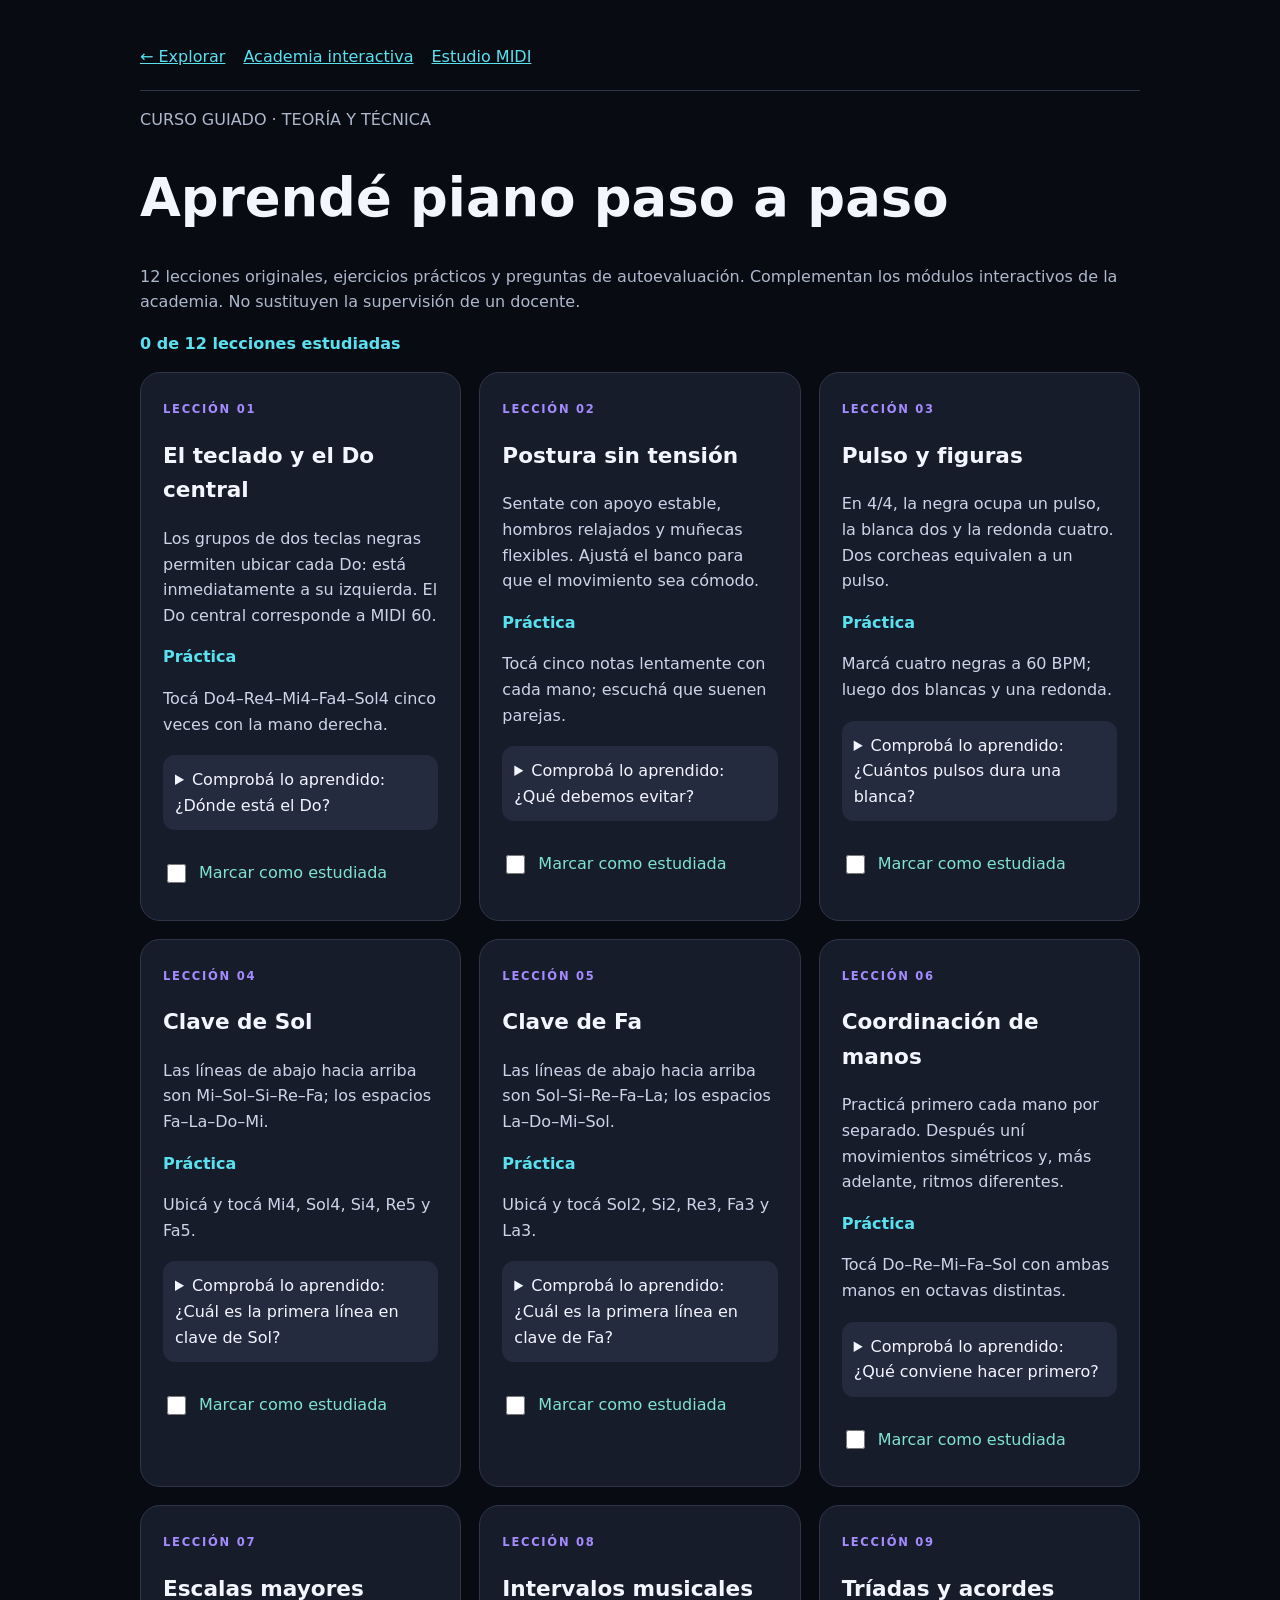
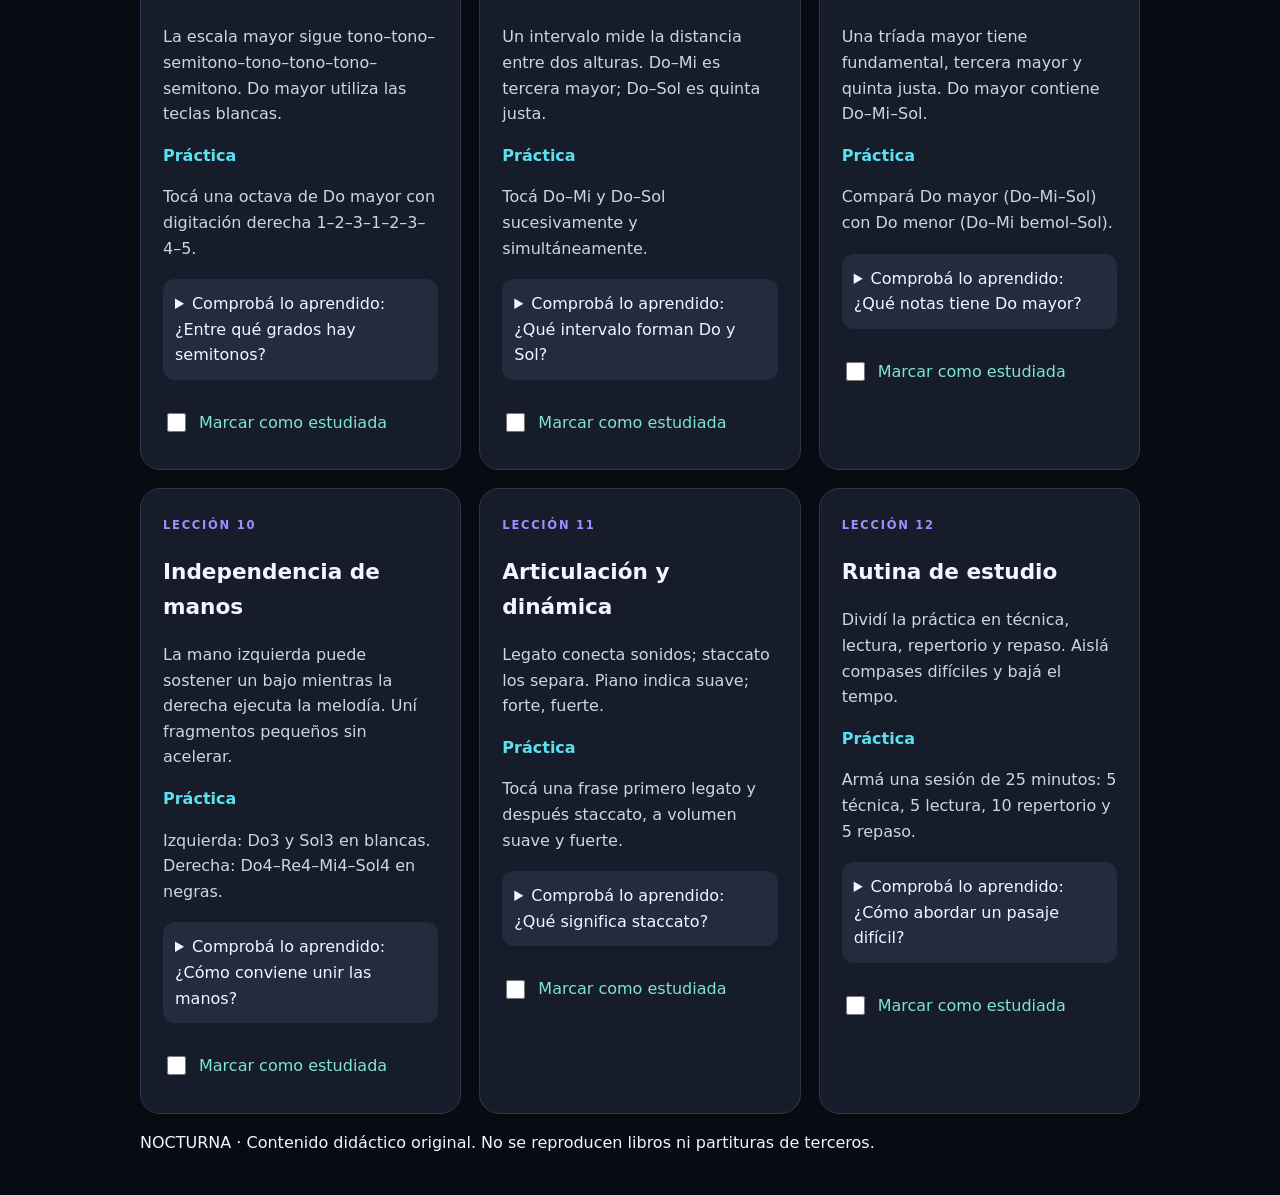
<file: tutoriales.html>
<!doctype html><html lang="es"><head><meta charset="utf-8"><meta name="viewport" content="width=device-width,initial-scale=1"><meta name="theme-color" content="#090b13"><link rel="manifest" href="./manifest.webmanifest"><title>Tutoriales · NOCTURNA</title><style>body{margin:0;background:#090b13;color:#f3f5ff;font:16px/1.6 system-ui,sans-serif}main{max-width:1000px;margin:auto;padding:24px}a{color:#59e1ef}header{padding:20px 0;border-bottom:1px solid #30354a}h1{font-size:clamp(2rem,5vw,3.3rem);line-height:1.15}.lead{color:#aeb8cc}.grid{display:grid;grid-template-columns:repeat(auto-fit,minmax(min(100%,310px),1fr));gap:18px}.lesson{border:1px solid #30354a;background:#171c2b;border-radius:20px;padding:22px}.lesson h2{font-size:1.35rem}.lesson h3{color:#59e1ef;font-size:1rem}.num{font-size:.72rem;letter-spacing:.15em;color:#a48bff;font-weight:800}.lesson p{color:#ccd5e8}details{background:#252b3e;border-radius:12px;padding:12px;margin:18px 0}summary{cursor:pointer}.done{display:flex;gap:10px;align-items:center;padding:12px 0;color:#7fe3d0}input{width:19px;height:19px;accent-color:#59e1ef}nav{display:flex;gap:18px;flex-wrap:wrap}#count{font-weight:800;color:#59e1ef}</style></head><body><main><header><nav><a href="./index.html">← Explorar</a><a href="./academia.html">Academia interactiva</a><a href="./estudio-midi.html">Estudio MIDI</a></nav></header><p class="lead">CURSO GUIADO · TEORÍA Y TÉCNICA</p><h1>Aprendé piano paso a paso</h1><p class="lead">12 lecciones originales, ejercicios prácticos y preguntas de autoevaluación. Complementan los módulos interactivos de la academia. No sustituyen la supervisión de un docente.</p><p id="count" aria-live="polite">0 de 12 lecciones estudiadas</p><section class="grid"><article class="lesson" id="leccion-1"><span class="num">LECCIÓN 01</span><h2>El teclado y el Do central</h2><p>Los grupos de dos teclas negras permiten ubicar cada Do: está inmediatamente a su izquierda. El Do central corresponde a MIDI 60.</p><h3>Práctica</h3><p>Tocá Do4–Re4–Mi4–Fa4–Sol4 cinco veces con la mano derecha.</p><details><summary>Comprobá lo aprendido: ¿Dónde está el Do?</summary><p><strong>Respuesta:</strong> A la izquierda del grupo de dos teclas negras</p></details><label class="done"><input type="checkbox" data-lesson="1"> Marcar como estudiada</label></article><article class="lesson" id="leccion-2"><span class="num">LECCIÓN 02</span><h2>Postura sin tensión</h2><p>Sentate con apoyo estable, hombros relajados y muñecas flexibles. Ajustá el banco para que el movimiento sea cómodo.</p><h3>Práctica</h3><p>Tocá cinco notas lentamente con cada mano; escuchá que suenen parejas.</p><details><summary>Comprobá lo aprendido: ¿Qué debemos evitar?</summary><p><strong>Respuesta:</strong> Tensión en hombros y muñecas</p></details><label class="done"><input type="checkbox" data-lesson="2"> Marcar como estudiada</label></article><article class="lesson" id="leccion-3"><span class="num">LECCIÓN 03</span><h2>Pulso y figuras</h2><p>En 4/4, la negra ocupa un pulso, la blanca dos y la redonda cuatro. Dos corcheas equivalen a un pulso.</p><h3>Práctica</h3><p>Marcá cuatro negras a 60 BPM; luego dos blancas y una redonda.</p><details><summary>Comprobá lo aprendido: ¿Cuántos pulsos dura una blanca?</summary><p><strong>Respuesta:</strong> Dos</p></details><label class="done"><input type="checkbox" data-lesson="3"> Marcar como estudiada</label></article><article class="lesson" id="leccion-4"><span class="num">LECCIÓN 04</span><h2>Clave de Sol</h2><p>Las líneas de abajo hacia arriba son Mi–Sol–Si–Re–Fa; los espacios Fa–La–Do–Mi.</p><h3>Práctica</h3><p>Ubicá y tocá Mi4, Sol4, Si4, Re5 y Fa5.</p><details><summary>Comprobá lo aprendido: ¿Cuál es la primera línea en clave de Sol?</summary><p><strong>Respuesta:</strong> Mi</p></details><label class="done"><input type="checkbox" data-lesson="4"> Marcar como estudiada</label></article><article class="lesson" id="leccion-5"><span class="num">LECCIÓN 05</span><h2>Clave de Fa</h2><p>Las líneas de abajo hacia arriba son Sol–Si–Re–Fa–La; los espacios La–Do–Mi–Sol.</p><h3>Práctica</h3><p>Ubicá y tocá Sol2, Si2, Re3, Fa3 y La3.</p><details><summary>Comprobá lo aprendido: ¿Cuál es la primera línea en clave de Fa?</summary><p><strong>Respuesta:</strong> Sol</p></details><label class="done"><input type="checkbox" data-lesson="5"> Marcar como estudiada</label></article><article class="lesson" id="leccion-6"><span class="num">LECCIÓN 06</span><h2>Coordinación de manos</h2><p>Practicá primero cada mano por separado. Después uní movimientos simétricos y, más adelante, ritmos diferentes.</p><h3>Práctica</h3><p>Tocá Do–Re–Mi–Fa–Sol con ambas manos en octavas distintas.</p><details><summary>Comprobá lo aprendido: ¿Qué conviene hacer primero?</summary><p><strong>Respuesta:</strong> Practicar cada mano por separado</p></details><label class="done"><input type="checkbox" data-lesson="6"> Marcar como estudiada</label></article><article class="lesson" id="leccion-7"><span class="num">LECCIÓN 07</span><h2>Escalas mayores</h2><p>La escala mayor sigue tono–tono–semitono–tono–tono–tono–semitono. Do mayor utiliza las teclas blancas.</p><h3>Práctica</h3><p>Tocá una octava de Do mayor con digitación derecha 1–2–3–1–2–3–4–5.</p><details><summary>Comprobá lo aprendido: ¿Entre qué grados hay semitonos?</summary><p><strong>Respuesta:</strong> Entre 3–4 y 7–8</p></details><label class="done"><input type="checkbox" data-lesson="7"> Marcar como estudiada</label></article><article class="lesson" id="leccion-8"><span class="num">LECCIÓN 08</span><h2>Intervalos musicales</h2><p>Un intervalo mide la distancia entre dos alturas. Do–Mi es tercera mayor; Do–Sol es quinta justa.</p><h3>Práctica</h3><p>Tocá Do–Mi y Do–Sol sucesivamente y simultáneamente.</p><details><summary>Comprobá lo aprendido: ¿Qué intervalo forman Do y Sol?</summary><p><strong>Respuesta:</strong> Quinta justa</p></details><label class="done"><input type="checkbox" data-lesson="8"> Marcar como estudiada</label></article><article class="lesson" id="leccion-9"><span class="num">LECCIÓN 09</span><h2>Tríadas y acordes</h2><p>Una tríada mayor tiene fundamental, tercera mayor y quinta justa. Do mayor contiene Do–Mi–Sol.</p><h3>Práctica</h3><p>Compará Do mayor (Do–Mi–Sol) con Do menor (Do–Mi bemol–Sol).</p><details><summary>Comprobá lo aprendido: ¿Qué notas tiene Do mayor?</summary><p><strong>Respuesta:</strong> Do, Mi y Sol</p></details><label class="done"><input type="checkbox" data-lesson="9"> Marcar como estudiada</label></article><article class="lesson" id="leccion-10"><span class="num">LECCIÓN 10</span><h2>Independencia de manos</h2><p>La mano izquierda puede sostener un bajo mientras la derecha ejecuta la melodía. Uní fragmentos pequeños sin acelerar.</p><h3>Práctica</h3><p>Izquierda: Do3 y Sol3 en blancas. Derecha: Do4–Re4–Mi4–Sol4 en negras.</p><details><summary>Comprobá lo aprendido: ¿Cómo conviene unir las manos?</summary><p><strong>Respuesta:</strong> Por fragmentos pequeños</p></details><label class="done"><input type="checkbox" data-lesson="10"> Marcar como estudiada</label></article><article class="lesson" id="leccion-11"><span class="num">LECCIÓN 11</span><h2>Articulación y dinámica</h2><p>Legato conecta sonidos; staccato los separa. Piano indica suave; forte, fuerte.</p><h3>Práctica</h3><p>Tocá una frase primero legato y después staccato, a volumen suave y fuerte.</p><details><summary>Comprobá lo aprendido: ¿Qué significa staccato?</summary><p><strong>Respuesta:</strong> Sonidos separados</p></details><label class="done"><input type="checkbox" data-lesson="11"> Marcar como estudiada</label></article><article class="lesson" id="leccion-12"><span class="num">LECCIÓN 12</span><h2>Rutina de estudio</h2><p>Dividí la práctica en técnica, lectura, repertorio y repaso. Aislá compases difíciles y bajá el tempo.</p><h3>Práctica</h3><p>Armá una sesión de 25 minutos: 5 técnica, 5 lectura, 10 repertorio y 5 repaso.</p><details><summary>Comprobá lo aprendido: ¿Cómo abordar un pasaje difícil?</summary><p><strong>Respuesta:</strong> Bajar el tempo y aislar el fragmento</p></details><label class="done"><input type="checkbox" data-lesson="12"> Marcar como estudiada</label></article></section><footer><p>NOCTURNA · Contenido didáctico original. No se reproducen libros ni partituras de terceros.</p></footer></main><script>const checks=[...document.querySelectorAll('[data-lesson]')];let done=[];try{done=JSON.parse(localStorage.getItem('nocturna-tutoriales')||'[]')}catch{};for(const c of checks){c.checked=done.includes(c.dataset.lesson);c.addEventListener('change',()=>{const values=checks.filter(x=>x.checked).map(x=>x.dataset.lesson);try{localStorage.setItem('nocturna-tutoriales',JSON.stringify(values))}catch{};update()})}function update(){document.getElementById('count').textContent=checks.filter(x=>x.checked).length+' de 12 lecciones estudiadas'}update();</script></body></html>
</file>
<file: styles.css>
:root{--navy:#17243a;--navy2:#243650;--cream:#f6f2e9;--paper:#fffdf8;--gold:#c79a45;--gold2:#ead8b3;--ink:#202a38;--muted:#667085;--line:#e7e1d5;--green:#27785d;--red:#b94b4b;--blue:#4776a8;--shadow:0 12px 35px rgba(23,36,58,.09)}
*{box-sizing:border-box}html{scroll-behavior:smooth}body{margin:0;background:var(--cream);color:var(--ink);font-family:Inter,ui-sans-serif,system-ui,-apple-system,BlinkMacSystemFont,"Segoe UI",sans-serif}
button,input,select{font:inherit}button{cursor:pointer}
.topbar{background:var(--navy);color:#fff;padding:18px max(18px,calc((100vw - 1180px)/2));display:flex;align-items:center;justify-content:space-between;gap:16px;position:sticky;top:0;z-index:20;box-shadow:0 5px 20px rgba(0,0,0,.13)}
.brand{display:flex;align-items:center;gap:12px}.brand-mark{width:42px;height:42px;border-radius:14px;background:var(--gold);display:grid;place-items:center;color:var(--navy);font-size:25px;font-weight:900}.brand h1{font-size:17px;line-height:1.1;margin:0;letter-spacing:.2px}.brand small{display:block;color:#d8dfeb;font-size:11px;margin-top:4px;letter-spacing:1.3px;text-transform:uppercase}
.top-actions{display:flex;align-items:center;gap:8px}.top-pill{border:1px solid #53627a;color:#f4e7cc;border-radius:99px;padding:8px 12px;font-size:12px}
.shell{max-width:1180px;margin:auto;padding:20px 18px 54px}
.nav{display:flex;gap:7px;overflow:auto;padding:4px 0 14px;scrollbar-width:thin}.nav button{white-space:nowrap;border:1px solid var(--line);background:var(--paper);color:var(--navy);border-radius:12px;padding:10px 14px;font-size:13px;font-weight:700}.nav button.active{background:var(--navy);color:#fff;border-color:var(--navy)}
.view{display:none}.view.active{display:block}
.hero{background:linear-gradient(120deg,#1a2941,#344a67);color:#fff;border-radius:24px;padding:28px;display:grid;grid-template-columns:1.5fr .8fr;gap:22px;align-items:center;box-shadow:var(--shadow);overflow:hidden;position:relative}
.hero:after{content:"𝄞";position:absolute;right:4%;top:-42px;font-family:serif;font-size:250px;color:rgba(255,255,255,.055);pointer-events:none}
.eyebrow{font-size:11px;letter-spacing:1.7px;text-transform:uppercase;color:var(--gold2);font-weight:800}.hero h2{font-size:clamp(27px,4vw,42px);line-height:1.06;margin:9px 0 12px;max-width:650px}.hero p{color:#dce3ed;max-width:620px;line-height:1.6;margin:0 0 20px;font-size:14px}.hero-stat{background:rgba(255,255,255,.09);border:1px solid rgba(255,255,255,.16);padding:18px;border-radius:18px;position:relative;z-index:1}.hero-stat strong{display:block;font-size:34px;color:#f4d99e}.hero-stat span{font-size:12px;color:#dce3ed}
.btn{border:0;border-radius:11px;padding:11px 16px;font-weight:800;font-size:13px;transition:.15s}.btn:active{transform:scale(.98)}.btn-primary{background:var(--gold);color:#18243a}.btn-dark{background:var(--navy);color:#fff}.btn-light{background:#f1eadc;color:var(--navy);border:1px solid #e6dcc8}.btn-outline{background:transparent;border:1px solid var(--line);color:var(--navy)}.btn-small{padding:8px 11px;font-size:12px}.btn:disabled{opacity:.45;cursor:not-allowed}
.section-head{display:flex;justify-content:space-between;align-items:end;gap:12px;margin:27px 0 13px}.section-head h2,.section-head h3{margin:0;color:var(--navy)}.section-head p{margin:4px 0 0;color:var(--muted);font-size:13px}
.grid{display:grid;grid-template-columns:repeat(3,1fr);gap:14px}.grid.two{grid-template-columns:repeat(2,1fr)}.card{background:var(--paper);border:1px solid var(--line);border-radius:18px;padding:18px;box-shadow:0 4px 16px rgba(23,36,58,.035)}.card h3{margin:8px 0 7px;color:var(--navy);font-size:16px}.card p{margin:0;color:var(--muted);font-size:13px;line-height:1.55}.card-icon{width:40px;height:40px;border-radius:13px;background:#f1e7d2;color:#79591e;display:grid;place-items:center;font-size:20px}.card-top{display:flex;justify-content:space-between;align-items:center;gap:8px}.tag{display:inline-block;border-radius:99px;background:#f2ecdf;color:#775a2c;padding:5px 9px;font-size:10px;font-weight:800;letter-spacing:.3px}.progress-track{height:8px;border-radius:99px;background:#ece7dc;overflow:hidden;margin-top:13px}.progress-fill{height:100%;background:var(--green);border-radius:99px;width:0;transition:width .3s}
.lesson-list{display:grid;gap:10px}.lesson-row{display:grid;grid-template-columns:44px 1fr auto;align-items:center;gap:12px;background:var(--paper);border:1px solid var(--line);border-radius:15px;padding:14px}.lesson-num{width:38px;height:38px;border-radius:12px;background:#edf0f4;color:var(--navy);display:grid;place-items:center;font-weight:900}.lesson-row.done .lesson-num{background:#dceee5;color:var(--green)}.lesson-row h3{font-size:14px;margin:0 0 4px;color:var(--navy)}.lesson-row p{font-size:12px;color:var(--muted);margin:0}
.lesson-body{background:var(--paper);border:1px solid var(--line);border-radius:20px;padding:22px;margin-top:14px}.lesson-body h2{margin:7px 0;color:var(--navy)}.lesson-body p,.lesson-body li{line-height:1.65;color:#465264;font-size:14px}.lesson-body ul{padding-left:21px}.example{background:#f6f1e6;border-left:4px solid var(--gold);padding:12px 14px;border-radius:8px;margin:14px 0;color:#4d4639;font-size:13px;line-height:1.6}.quiz{background:#f5f7fa;border:1px solid #e1e7ef;border-radius:16px;padding:17px;margin-top:20px}.quiz h3{margin:0 0 10px;color:var(--navy)}.choices{display:flex;flex-wrap:wrap;gap:8px;margin:12px 0}.choice{background:#fff;border:1px solid #d7dfe8;color:var(--navy);border-radius:10px;padding:9px 13px;font-weight:700;font-size:13px}.choice.correct{border-color:var(--green);background:#e4f2eb;color:#1d654d}.choice.wrong{border-color:var(--red);background:#fae9e7;color:#983e3e}.feedback{font-size:13px;font-weight:700;min-height:20px;margin-top:8px}
.panel-title{display:flex;align-items:center;justify-content:space-between;gap:10px;margin-bottom:12px}.panel-title h2{margin:0;color:var(--navy);font-size:22px}.muted{color:var(--muted);font-size:13px;line-height:1.55}
.piano-wrap{background:var(--navy);border-radius:20px;padding:16px;overflow:hidden}.piano-head{display:flex;justify-content:space-between;gap:10px;align-items:center;color:#fff;margin-bottom:12px}.piano-head small{color:#c8d2e0}.keyboard{height:210px;position:relative;display:flex;background:#111b2a;border-radius:8px;overflow:hidden;touch-action:manipulation;user-select:none}.key-white{height:100%;flex:1;background:linear-gradient(180deg,#fff 0%,#f3f1eb 100%);border:1px solid #c8c8c5;border-radius:0 0 6px 6px;position:relative;z-index:1;color:#536070;display:flex;align-items:flex-end;justify-content:center;padding-bottom:9px;font-size:10px;font-weight:700;min-width:0}.key-white:active,.key-white.pressed{background:#e8d8b5}.key-black{position:absolute;top:0;height:62%;width:4.2%;background:linear-gradient(90deg,#141414,#3a3a3a 45%,#101010);border:1px solid #090909;border-radius:0 0 5px 5px;z-index:3;color:#fff;display:flex;align-items:flex-end;justify-content:center;padding-bottom:6px;font-size:8px;box-shadow:2px 3px 4px rgba(0,0,0,.35)}.key-black:active,.key-black.pressed{background:#775a2c}
.key-label-hidden .key-white span,.key-label-hidden .key-black span{display:none}
.piano-tools{display:flex;flex-wrap:wrap;gap:8px;margin:12px 0}.status-box{background:#f5f1e8;border:1px solid #e8dfce;border-radius:13px;padding:12px 14px;font-size:13px;color:#4e4b43;min-height:44px}
.staff-box{background:#fff;border:1px solid var(--line);border-radius:15px;padding:12px;max-width:520px}.staff-box svg{width:100%;height:auto;display:block}
.controls{display:flex;gap:10px;flex-wrap:wrap;align-items:center}.controls label{font-size:12px;color:var(--muted);font-weight:700}.controls input[type=range]{accent-color:var(--gold);width:170px}
.metronome-display{background:var(--navy);color:#fff;border-radius:18px;padding:20px;text-align:center}.metronome-display strong{font-size:46px;display:block;color:#f1d69f}.beat-dot{display:inline-block;width:12px;height:12px;border-radius:50%;background:#64748b;margin:12px 4px}.beat-dot.on{background:var(--gold);box-shadow:0 0 0 7px rgba(199,154,69,.18)}
.note-values{display:grid;grid-template-columns:repeat(5,1fr);gap:8px}.note-value{background:#fff;border:1px solid var(--line);border-radius:12px;padding:12px 5px;text-align:center}.note-value b{font-size:23px;color:var(--navy);display:block}.note-value span{font-size:11px;color:var(--muted)}
.song-grid{display:grid;grid-template-columns:repeat(3,1fr);gap:12px}.song-card{background:var(--paper);border:1px solid var(--line);border-radius:16px;padding:14px;display:flex;flex-direction:column;gap:8px}.song-card h3{margin:0;font-size:14px;color:var(--navy)}.song-card p{margin:0;font-size:11px;color:var(--muted)}.song-card .btn{margin-top:auto}
.filter-row{display:flex;gap:7px;overflow:auto;padding:2px 0 12px}.filter-row button{white-space:nowrap;border:1px solid var(--line);background:var(--paper);border-radius:99px;padding:8px 12px;color:var(--navy);font-size:12px;font-weight:700}.filter-row button.active{background:var(--navy);color:#fff}
.song-detail{margin-top:15px}.note-strip{display:flex;flex-wrap:wrap;gap:5px;margin:12px 0}.note-chip{background:#edf0f4;color:var(--navy);padding:6px 8px;border-radius:7px;font-size:11px;font-weight:800}.note-chip.current{background:#f4e3bd;outline:2px solid var(--gold)}
.footer-note{margin-top:25px;padding:15px;border-top:1px solid var(--line);font-size:11px;color:var(--muted);line-height:1.6}
.empty{padding:25px;text-align:center;color:var(--muted)}
@media(max-width:820px){.grid{grid-template-columns:repeat(2,1fr)}.song-grid{grid-template-columns:repeat(2,1fr)}.hero{grid-template-columns:1fr}.hero-stat{max-width:260px}.hero:after{right:-20px;top:100px;font-size:180px}}
@media(max-width:540px){.shell{padding:14px 12px 40px}.topbar{padding:13px 14px}.top-pill{display:none}.brand h1{font-size:15px}.brand-mark{width:38px;height:38px}.nav button{padding:9px 11px}.hero{padding:21px;border-radius:18px}.hero h2{font-size:29px}.grid,.grid.two,.song-grid{grid-template-columns:1fr}.lesson-row{grid-template-columns:38px 1fr}.lesson-row .btn{grid-column:2;justify-self:start}.keyboard{height:175px}.key-white{font-size:8px;padding-bottom:7px}.key-black{font-size:7px}.note-values{grid-template-columns:repeat(5,1fr)}.note-value{padding:9px 2px}.note-value b{font-size:19px}.section-head{align-items:start;flex-direction:column}}

/* Academia Piano Pro: refinamientos de accesibilidad y laboratorios */
:focus-visible{outline:3px solid #d6a84e;outline-offset:3px}
select,input[type=search]{border:1px solid #d8d2c7;border-radius:10px;background:#fffdf8;color:var(--navy);padding:9px 11px;min-height:40px}
.field-inline{display:flex;align-items:center;gap:8px;color:var(--muted);font-size:12px;font-weight:700}
.field-inline select{padding:7px 9px;min-height:36px}
.search-row{display:flex;align-items:center;gap:12px;margin:6px 0 12px}
.search-row label{font-size:12px;font-weight:800;color:var(--navy);white-space:nowrap}
.search-row input{width:min(100%,420px)}
.scale-result{background:#f5f1e8;border:1px solid #e8dfce;border-radius:13px;padding:14px;margin:14px 0;min-height:66px;color:#3f4856}
.scale-result strong{display:block;color:var(--navy);margin-bottom:6px}
.scale-notes{display:flex;flex-wrap:wrap;gap:6px}
.scale-notes span{background:#fff;border:1px solid #e4dccd;border-radius:8px;padding:6px 8px;font-weight:800;font-size:12px;color:var(--navy)}
.app-footer{max-width:1180px;margin:0 auto;padding:0 18px 28px;color:var(--muted);font-size:11px;display:flex;gap:8px;flex-wrap:wrap;align-items:center}
.app-footer strong{color:var(--navy)}
button:disabled{cursor:not-allowed;opacity:.55}
@media(max-width:540px){.search-row{align-items:stretch;flex-direction:column;gap:6px}.search-row input{width:100%}.field-inline{font-size:11px}.field-inline select{max-width:150px}.app-footer{padding:0 12px 24px}}


/* Estudio interactivo 2.0 — diseño original */
#studio{--ink:#14233a;--accent:#b98c46}#studio .studio-hero{background:radial-gradient(circle at 84% 45%,#3a4a65 0%,#14233a 54%,#0b1729 100%);color:#fff;padding:32px 36px;border-radius:24px;display:flex;align-items:center;justify-content:space-between;gap:18px;overflow:hidden;margin-bottom:20px;min-height:230px}#studio .studio-kicker{font-size:10px;font-weight:800;letter-spacing:2px;color:#c8a86d}#studio .studio-hero h2{font-size:clamp(28px,4vw,46px);line-height:1.09;margin:12px 0;color:#fff;letter-spacing:-1.3px}#studio .studio-hero h2 em{font-style:normal;color:#e6c994}#studio .studio-hero p{max-width:480px;color:#d5ddea;font-size:13px;line-height:1.6}#studio .studio-actions{display:flex;align-items:center;gap:12px;flex-wrap:wrap;margin-top:19px}#studio .midi-status{font-size:11px;color:#e6e9f0}#studio .studio-orbit{width:155px;height:155px;flex:0 0 155px;border:1px solid #7e8da1;border-radius:50%;display:flex;flex-direction:column;align-items:center;justify-content:center;font-size:65px;color:#f1d7a5;box-shadow:0 0 0 19px #ffffff08,0 0 0 38px #ffffff05}#studio .studio-orbit small{font-size:10px;letter-spacing:2px;text-align:center;line-height:1.3}#studio .studio-layout{display:grid;grid-template-columns:250px minmax(0,1fr);gap:16px}#studio .studio-side,#studio .studio-main{background:#fff;border:1px solid #e4e7ec;border-radius:19px;padding:18px;min-width:0}#studio .studio-side-title{display:grid;gap:5px;margin-bottom:14px}#studio .studio-side-title span{font-size:10px;letter-spacing:1.5px;color:#a27c43;font-weight:800}#studio .studio-side-title strong{font-size:17px;color:#18263d}#studio #studioSearch{width:100%;font-size:12px}#studio .studio-filters{display:flex;flex-wrap:wrap;gap:5px;margin:12px 0}#studio .studio-filters button{font-size:10px;border-radius:99px;border:1px solid #e3e6eb;background:#fff;padding:6px 8px;color:#3c4a5f}#studio .studio-filters button.selected{background:#17243a;color:#fff}#studio .studio-list{max-height:690px;overflow:auto;display:grid;gap:6px}#studio .studio-item{width:100%;display:flex;align-items:center;gap:10px;text-align:left;background:#fafbfc;border:1px solid #e7eaf0;padding:10px;border-radius:12px;color:#23334a}#studio .studio-item.active{border-color:#b98c46;background:#fff7e8}#studio .studio-item .song-icon{width:34px;height:34px;display:grid;place-items:center;background:#f1e8d8;border-radius:10px;color:#80602d;font-size:19px;flex-shrink:0}#studio .studio-item strong{font-size:11px;display:block}#studio .studio-item small{font-size:10px;color:#718096;display:block;margin-top:3px}#studio .studio-toolbar{display:flex;justify-content:space-between;align-items:center;gap:10px}#studio .studio-toolbar h2{font-size:23px;margin:7px 0 3px;color:#17243a}#studio .studio-toolbar p{font-size:11px;color:#7b8797;margin:0}#studio .studio-level{border-radius:30px;background:#f0e7d5;color:#7d5b24;padding:7px 11px;font-size:11px;font-weight:800;white-space:nowrap}#studio .studio-modes{display:flex;flex-wrap:wrap;gap:9px;margin:20px 0 13px}#studio .studio-modes label{display:flex;align-items:center;gap:6px;font-size:11px;font-weight:700;color:#64748b}#studio .studio-modes select{font-size:11px;padding:7px;min-height:34px}#studio .studio-sheet{background:#fcfcfa;border:1px solid #e8e7e2;border-radius:15px;padding:13px;overflow:hidden}#studio .studio-sheet-header{display:flex;justify-content:space-between;color:#798494;font-size:10px;font-weight:800;letter-spacing:1px}#studio .studio-score{overflow:auto;margin:10px 0;scrollbar-width:thin}#studio .studio-score svg{display:block;max-width:none;height:auto}#studio .studio-score-caption{font-size:10px;color:#7a8493}#studio .studio-controlbar{display:flex;align-items:center;gap:10px;margin-top:15px;flex-wrap:wrap}#studio .studio-play{background:#17243a;color:#fff;border:0;border-radius:11px;padding:12px 17px;font-size:12px;font-weight:800}#studio .studio-iconbtn{border:1px solid #e1e4e9;background:#fff;border-radius:10px;font-size:23px;width:42px;height:42px;color:#17243a}#studio .studio-loop{font-size:11px;color:#64748b;display:flex;gap:5px;align-items:center}#studio .studio-metrics{margin-left:auto;text-align:right;display:grid}#studio .studio-metrics strong{font-size:17px;color:#17243a}#studio .studio-metrics small{font-size:9px;color:#84909f}#studio .studio-progress{height:7px;background:#edf0f3;border-radius:99px;margin:14px 0 11px;overflow:hidden}#studio #studioProgressBar{height:100%;width:0;background:#ba965d;transition:width .2s}#studio .studio-feedback{font-size:12px;color:#59677a;min-height:38px;line-height:1.5}#studio .studio-keyboard-head{display:flex;justify-content:space-between;gap:10px;align-items:center;margin:16px 0 8px}#studio .studio-keyboard-head strong{font-size:10px;letter-spacing:1px;color:#4e5b6b}#studio .studio-keyboard-head span{font-size:10px;color:#7d8a9b}#studio .studio-keys{height:170px;display:flex;position:relative;background:#1d2939;border-radius:8px;overflow:hidden;touch-action:manipulation;user-select:none}#studio .studio-white{flex:1;background:linear-gradient(#fff,#eceef0);border:1px solid #b7bec9;border-radius:0 0 5px 5px;position:relative;z-index:1;display:flex;align-items:flex-end;justify-content:center;padding-bottom:7px;font-size:9px;color:#8792a0;min-width:0}#studio .studio-black{position:absolute;top:0;height:62%;width:3.4%;background:linear-gradient(90deg,#0b1320,#334055,#0b1320);border-radius:0 0 5px 5px;z-index:3;box-shadow:1px 2px 3px #0005}#studio .studio-white.expected,#studio .studio-black.expected{background:#dfbd7b;color:#37270d}#studio .studio-white.hit,#studio .studio-black.hit{background:#69cba7}#studio .studio-help{margin-top:16px;padding:12px;background:#f7f9fb;border-radius:11px;font-size:11px;color:#677488;line-height:1.6}#studio .studio-score svg .current-note{fill:#c08d39;stroke:#c08d39}#studio .studio-score svg .completed-note{fill:#55a88a;stroke:#55a88a}@media(max-width:850px){#studio .studio-layout{grid-template-columns:1fr}#studio .studio-list{max-height:220px}#studio .studio-side{padding:14px}#studio .studio-hero{padding:25px}#studio .studio-orbit{display:none}}@media(max-width:540px){#studio .studio-main{padding:12px}#studio .studio-hero{padding:21px;min-height:auto}#studio .studio-modes{gap:8px}#studio .studio-modes label{width:100%;justify-content:space-between}#studio .studio-modes select{min-width:145px}#studio .studio-keys{height:125px}#studio .studio-white{font-size:7px}}




/* ============================================================
   NOCTURNA 3.0 · sala de práctica Flowkey-inspired
   ============================================================ */
html.studio-fullscreen, body.studio-fullscreen {
  width:100%; height:100%; min-height:0; overflow:hidden; overscroll-behavior:none;
}
body.studio-fullscreen { background:#07111e; }
body.studio-fullscreen .topbar,
body.studio-fullscreen .nav,
body.studio-fullscreen .app-footer { display:none !important; }
body.studio-fullscreen #studio {
  position:fixed !important; inset:0 !important; z-index:1000 !important;
  display:flex !important; flex-direction:column !important;
  width:100vw !important; height:100vh !important; height:100dvh !important;
  max-height:100dvh !important; min-height:0 !important;
  overflow:hidden !important; margin:0 !important;
  padding:max(7px,env(safe-area-inset-top)) max(9px,env(safe-area-inset-right)) max(5px,env(safe-area-inset-bottom)) max(9px,env(safe-area-inset-left)) !important;
  background:#07111e !important; color:#f3f7ff !important;
}
body.studio-fullscreen #studio .studio-hero { display:none !important; }
body.studio-fullscreen #studio .studio-layout {
  display:grid !important; grid-template-columns:minmax(132px,18vw) minmax(0,1fr) !important;
  flex:1 1 auto !important; width:100% !important; height:100% !important;
  min-height:0 !important; overflow:hidden !important; gap:10px !important;
}
body.studio-fullscreen #studio .studio-side {
  display:flex !important; flex-direction:column !important; min-width:0 !important;
  min-height:0 !important; max-height:100% !important; overflow:hidden !important;
  padding:10px !important; border:1px solid rgba(173,196,232,.14) !important;
  border-radius:14px !important; background:#101a2a !important; color:#f4f7ff !important;
}
body.studio-fullscreen #studio .studio-side-title { margin-bottom:8px !important; }
body.studio-fullscreen #studio .studio-side-title strong { color:#f4f7ff !important; font-size:12px !important; }
body.studio-fullscreen #studio #studioSearch {
  width:100% !important; min-width:0 !important; margin:6px 0 !important;
  padding:9px !important; border-radius:9px !important; border:1px solid #34465e !important;
  background:#0a1422 !important; color:#fff !important; font-size:11px !important;
}
body.studio-fullscreen #studio .studio-filters { display:flex !important; flex-wrap:wrap !important; gap:4px !important; margin:4px 0 8px !important; }
body.studio-fullscreen #studio .studio-filters button { padding:5px 7px !important; font-size:9px !important; }
body.studio-fullscreen #studio .studio-import-panel {
  display:grid; gap:6px; padding:8px; margin:2px 0 8px;
  border:1px solid rgba(56,216,255,.18); border-radius:10px; background:#0b1726;
}
.midi-import-button {
  display:flex; align-items:center; justify-content:center; min-height:34px;
  padding:7px 8px; border-radius:8px; background:#183e4a; color:#8deeff;
  border:1px solid rgba(56,216,255,.4); font-size:10px; font-weight:850; cursor:pointer;
}
.split-control { display:flex; align-items:center; justify-content:space-between; gap:5px; color:#b9c6d9; font-size:9px; }
.split-control select { min-width:58px; padding:4px; border:1px solid #34465e; border-radius:6px; background:#142236; color:#fff; font-size:9px; }
.studio-import-panel p { margin:0; color:#8294ad; font-size:8px; line-height:1.35; }
body.studio-fullscreen #studio .studio-list { flex:1 1 auto !important; min-height:0 !important; overflow-y:auto !important; overscroll-behavior:contain; }
body.studio-fullscreen #studio .studio-item {
  display:flex !important; width:100% !important; min-width:0 !important; gap:7px !important;
  padding:8px 6px !important; margin:0 0 5px !important; border-radius:9px !important;
  background:#162337 !important; border:1px solid rgba(173,196,232,.12) !important;
  color:#eaf1fc !important; text-align:left !important;
}
body.studio-fullscreen #studio .studio-item.active { border-color:#38d8ff !important; background:#183448 !important; }
body.studio-fullscreen #studio .studio-item .song-icon { flex:0 0 23px !important; width:23px !important; height:23px !important; font-size:13px !important; }
body.studio-fullscreen #studio .studio-item strong { display:block !important; overflow:hidden !important; text-overflow:ellipsis !important; white-space:nowrap !important; font-size:9px !important; color:#fff !important; }
body.studio-fullscreen #studio .studio-item small { display:block !important; margin-top:2px !important; font-size:7px !important; color:#9cacc3 !important; }
body.studio-fullscreen #studio .studio-main {
  display:flex !important; flex-direction:column !important; min-width:0 !important;
  min-height:0 !important; height:100% !important; overflow:hidden !important;
  padding:0 !important; border:0 !important; background:transparent !important;
}
body.studio-fullscreen #studio .studio-compact-header {
  display:flex !important; flex:0 0 auto !important; min-height:40px !important;
  max-height:46px !important; align-items:center !important; justify-content:space-between !important;
  gap:8px !important; margin:0 0 5px !important; padding:2px 5px 5px !important;
  border-bottom:1px solid rgba(255,255,255,.12) !important;
}
body.studio-fullscreen #studio .studio-title-wrap { min-width:0 !important; }
body.studio-fullscreen #studio .studio-compact-header .studio-kicker { color:#69e4ff !important; font-size:8px !important; letter-spacing:1.3px !important; }
body.studio-fullscreen #studio .studio-compact-header h2 { margin:2px 0 !important; color:#fff !important; font-size:clamp(13px,2.5vh,19px) !important; line-height:1.05 !important; white-space:nowrap !important; overflow:hidden !important; text-overflow:ellipsis !important; }
body.studio-fullscreen #studio .studio-compact-header p { margin:0 !important; color:#9fb0c7 !important; font-size:9px !important; white-space:nowrap !important; overflow:hidden !important; text-overflow:ellipsis !important; }
body.studio-fullscreen #studio .studio-header-right { display:flex !important; align-items:center !important; gap:6px !important; }
body.studio-fullscreen #studio .studio-level, body.studio-fullscreen #studio .engine-badge { padding:4px 7px !important; font-size:8px !important; white-space:nowrap !important; }
body.studio-fullscreen #studio .premium-player {
  display:flex !important; flex:1 1 auto !important; flex-direction:column !important;
  gap:5px !important; width:100% !important; height:100% !important; min-width:0 !important;
  min-height:0 !important; margin:0 !important; padding:5px !important; overflow:hidden !important;
  border:1px solid rgba(153,184,222,.14) !important; border-radius:13px !important;
  background:linear-gradient(145deg,#0d1b2d,#07111e 78%) !important; box-shadow:none !important;
}
body.studio-fullscreen #studio .compact-engine-head { display:flex !important; flex:0 0 auto !important; min-height:15px !important; align-items:center !important; margin:0 !important; padding:0 3px !important; }
body.studio-fullscreen #studio .compact-engine-head p { margin:0 !important; color:#9db0c9 !important; font-size:9px !important; line-height:1.2 !important; }
body.studio-fullscreen #studio .engine-time { flex:0 0 auto !important; margin:0 !important; color:#c5d5e8 !important; font-size:10px !important; }
body.studio-fullscreen #studio .falling-stage {
  position:relative !important; display:block !important; flex:1 1 0 !important;
  width:100% !important; min-height:85px !important; height:auto !important;
  overflow:hidden !important; border-radius:12px !important;
  border:1px solid rgba(134,162,201,.16) !important;
  background:#07111e !important;
}
body.studio-fullscreen #studio .falling-stage canvas { position:absolute !important; inset:0 !important; display:block !important; width:100% !important; height:100% !important; }
body.studio-fullscreen #studio .execution-line { z-index:2 !important; bottom:14% !important; height:3px !important; background:#e9fbff !important; box-shadow:0 0 8px #38d8ff,0 0 22px #38d8ff !important; }
body.studio-fullscreen #studio .execution-line span { top:-17px !important; color:#9cf2ff !important; font-size:8px !important; }
body.studio-fullscreen #studio .floating-player-controls {
  position:absolute !important; z-index:5 !important; top:7px !important; left:7px !important; right:7px !important;
  display:flex !important; align-items:center !important; justify-content:flex-start !important;
  gap:6px !important; width:auto !important; min-height:43px !important; padding:5px 7px !important;
  overflow-x:auto !important; overflow-y:hidden !important; scrollbar-width:none !important;
  border:1px solid rgba(255,255,255,.16) !important; border-radius:13px !important;
  background:rgba(5,13,25,.84) !important; backdrop-filter:blur(14px) !important;
  -webkit-backdrop-filter:blur(14px) !important; box-shadow:0 8px 24px #0006 !important;
}
body.studio-fullscreen #studio .floating-player-controls::-webkit-scrollbar { display:none; }
body.studio-fullscreen #studio .engine-play { flex:0 0 42px !important; min-width:42px !important; width:42px !important; height:42px !important; min-height:42px !important; padding:0 !important; border-radius:50% !important; background:linear-gradient(145deg,#f8dfaa,#c79a45) !important; color:#17243a !important; font-size:19px !important; box-shadow:0 0 0 4px rgba(214,177,108,.14),0 5px 16px #0007 !important; }
body.studio-fullscreen #studio .engine-play.is-playing { background:linear-gradient(145deg,#a6f5d5,#35bb91) !important; }
body.studio-fullscreen #studio .engine-play:disabled { opacity:.5 !important; }
body.studio-fullscreen #studio .engine-reset { flex:0 0 34px !important; width:34px !important; height:34px !important; min-height:34px !important; padding:0 !important; font-size:19px !important; }
.hand-mode-switch { display:flex; flex:0 0 auto; align-items:center; gap:3px; padding:3px; border:1px solid #3b4d67; border-radius:10px; background:#121f32; }
.hand-mode-switch button { min-height:30px; padding:5px 8px; border:0; border-radius:7px; background:transparent; color:#b8c8dc; font-size:9px; font-weight:850; white-space:nowrap; }
.hand-mode-switch button.active[data-hand-mode="right"] { background:#123b4a; color:#76eaff; box-shadow:inset 0 0 0 1px #38d8ff88; }
.hand-mode-switch button.active[data-hand-mode="left"] { background:#123c31; color:#7ff0b9; box-shadow:inset 0 0 0 1px #55e6a588; }
.hand-mode-switch button.active[data-hand-mode="both"] { background:#30274b; color:#c5b6ff; box-shadow:inset 0 0 0 1px #a48bff88; }
.hand-mode-switch button:disabled { opacity:.28; cursor:not-allowed; }
body.studio-fullscreen #studio .wait-control { display:flex !important; flex:0 0 auto !important; align-items:center !important; gap:4px !important; min-height:30px !important; padding:0 7px !important; border:1px solid rgba(56,216,255,.38) !important; border-radius:8px !important; background:#102a39 !important; color:#b7f6ff !important; font-size:9px !important; font-weight:800 !important; white-space:nowrap !important; }
body.studio-fullscreen #studio .wait-control input { width:14px !important; height:14px !important; accent-color:#38d8ff !important; }
.speed-control { display:flex; flex:0 0 auto; align-items:center; gap:4px; color:#c4d2e5; font-size:9px; white-space:nowrap; }
.speed-control select { width:52px; min-height:29px; padding:3px; border:1px solid #394d67; border-radius:7px; background:#142236; color:#fff; font-size:9px; }
body.studio-fullscreen #studio .volume-control { display:flex !important; flex:0 0 82px !important; min-width:70px !important; gap:4px !important; color:#c8d5e8 !important; font-size:9px !important; white-space:nowrap !important; }
body.studio-fullscreen #studio .volume-control input { width:56px !important; height:20px !important; accent-color:#e1c07d !important; }
body.studio-fullscreen #studio .engine-midi-connect { flex:0 0 auto !important; min-height:30px !important; padding:5px 8px !important; border:1px solid #425671 !important; border-radius:8px !important; background:#1a2a40 !important; color:#e0eaff !important; font-size:9px !important; }
body.studio-fullscreen #studio .engine-progress-row { display:flex; flex:0 0 auto; align-items:center; justify-content:space-between; gap:8px; min-height:19px; padding:0 3px; color:#a9bad0; font-size:8px; }
body.studio-fullscreen #studio #engine-feedback { flex:1; min-width:0; overflow:hidden; text-overflow:ellipsis; white-space:nowrap; }
body.studio-fullscreen #studio #engine-progress-label, body.studio-fullscreen #studio #engine-accuracy { flex:0 0 auto; white-space:nowrap; }
body.studio-fullscreen #studio .engine-progress { display:block; flex:0 0 4px; width:100%; height:4px; border:0; border-radius:9px; overflow:hidden; appearance:none; background:#24344a; }
body.studio-fullscreen #studio .engine-progress::-webkit-progress-bar { background:#24344a; }
body.studio-fullscreen #studio .engine-progress::-webkit-progress-value { background:linear-gradient(90deg,#38d8ff,#55e6a5); }
body.studio-fullscreen #studio .engine-progress::-moz-progress-bar { background:linear-gradient(90deg,#38d8ff,#55e6a5); }
body.studio-fullscreen #studio .engine-instruction {
  position:absolute !important; z-index:4 !important; left:50% !important; bottom:19% !important;
  transform:translateX(-50%) !important; width:max-content !important; max-width:calc(100% - 24px) !important;
  padding:10px 15px !important; border:1px solid rgba(255,255,255,.25) !important;
  border-radius:12px !important; background:rgba(5,14,27,.91) !important;
  color:#fff !important; text-align:center !important; font-size:clamp(11px,1.6vh,15px) !important;
  font-weight:850 !important; line-height:1.3 !important; box-shadow:0 8px 26px #0008,0 0 22px #38d8ff22 !important;
  pointer-events:none !important;
}
body.studio-fullscreen #studio .engine-instruction[hidden] { display:none !important; }
body.studio-fullscreen #studio .live-keyboard-wrap { display:flex !important; flex:0 0 auto !important; flex-direction:column !important; min-height:0 !important; gap:2px !important; }
body.studio-fullscreen #studio .live-keyboard-label { display:flex !important; flex:0 0 auto !important; justify-content:space-between !important; min-height:13px !important; padding:0 3px !important; color:#eaf2ff !important; font-size:8px !important; line-height:1 !important; }
body.studio-fullscreen #studio .live-keyboard-label span { min-width:0; overflow:hidden; text-overflow:ellipsis; white-space:nowrap; color:#9fb0c7 !important; font-size:8px !important; }
body.studio-fullscreen #studio .live-keyboard { display:flex !important; flex:0 0 clamp(62px,17dvh,112px) !important; width:100% !important; height:clamp(62px,17dvh,112px) !important; min-height:62px !important; max-height:112px !important; overflow:hidden !important; border-radius:0 0 8px 8px !important; touch-action:none !important; user-select:none !important; }
body.studio-fullscreen #studio .live-key { font-size:clamp(6px,1vh,9px) !important; padding-bottom:4px !important; }
body.studio-fullscreen #studio .live-key span { pointer-events:none; font-size:clamp(6px,1vh,9px) !important; }
body.studio-fullscreen #studio .live-key.black { z-index:3 !important; }
body.studio-fullscreen #studio .live-key.expected-right { background:linear-gradient(180deg,#baf6ff,#38d8ff) !important; color:#05212d !important; box-shadow:inset 0 -5px 0 #1487a6,0 0 18px rgba(56,216,255,.75) !important; }
body.studio-fullscreen #studio .live-key.expected-left { background:linear-gradient(180deg,#c8ffe1,#55e6a5) !important; color:#06271b !important; box-shadow:inset 0 -5px 0 #18895c,0 0 18px rgba(85,230,165,.72) !important; }
body.studio-fullscreen #studio .live-key.expected-both { background:linear-gradient(180deg,#e4d9ff,#a48bff) !important; color:#211440 !important; box-shadow:inset 0 -5px 0 #6551b6,0 0 20px rgba(164,139,255,.8) !important; }
body.studio-fullscreen #studio .live-key.active { filter:brightness(1.13); }
body.studio-fullscreen #studio .engine-footnote { display:none !important; }
body.studio-fullscreen #studio .loop-control { display:none !important; }
body.studio-fullscreen #studio .live-keyboard-wrap { margin-top:auto !important; }
.speed-value { color:#8fa2bb; font-size:8px; }
body.studio-fullscreen #studio .loop-control { display:none !important; }
body.studio-fullscreen #studio .loop-control input { width:12px; height:12px; accent-color:#55e6a5; }
.key-particle { position:absolute; z-index:8; left:50%; top:40%; width:5px; height:5px; border-radius:50%; background:#eaffff; box-shadow:0 0 9px #38d8ff; pointer-events:none; animation:key-particle-burst .58s ease-out forwards; }
@keyframes key-particle-burst { from { opacity:1; transform:translate(-50%,-50%) scale(1); } to { opacity:0; transform:translate(calc(-50% + var(--dx)),calc(-50% + var(--dy))) scale(.15); } }
body.studio-fullscreen #studio .live-key.correct-burst { animation:key-correct-burst .52s ease-out; }
@keyframes key-correct-burst { 0%{filter:brightness(1)} 35%{filter:brightness(1.8)} 100%{filter:brightness(1)} }
body.studio-fullscreen #studio .studio-hero, body.studio-fullscreen #studio .studio-sheet,
body.studio-fullscreen #studio .studio-controlbar, body.studio-fullscreen #studio .studio-progress,
body.studio-fullscreen #studio .studio-feedback, body.studio-fullscreen #studio .studio-keys,
body.studio-fullscreen #studio .studio-help { display:none !important; }
body.studio-fullscreen .orientation-gate { display:none; }
@media (max-width:800px) and (orientation:portrait) {
  body.studio-fullscreen .orientation-gate { display:flex !important; }
}
@media (max-width:700px) and (orientation:landscape) {
  body.studio-fullscreen #studio { padding:4px 5px !important; }
  body.studio-fullscreen #studio .studio-layout { grid-template-columns:minmax(112px,20vw) minmax(0,1fr) !important; gap:5px !important; }
  body.studio-fullscreen #studio .studio-side { padding:5px !important; }
  body.studio-fullscreen #studio .studio-side-title strong { font-size:10px !important; }
  body.studio-fullscreen #studio .studio-filters button { padding:4px 5px !important; font-size:8px !important; }
  body.studio-fullscreen #studio .studio-import-panel { padding:5px !important; }
  body.studio-fullscreen #studio .studio-item { padding:6px 4px !important; }
  body.studio-fullscreen #studio .studio-compact-header { min-height:34px !important; max-height:38px !important; margin-bottom:3px !important; }
  body.studio-fullscreen #studio .premium-player { gap:3px !important; padding:3px !important; }
  body.studio-fullscreen #studio .falling-stage { min-height:70px !important; }
  body.studio-fullscreen #studio .floating-player-controls { top:4px !important; left:4px !important; right:4px !important; min-height:38px !important; gap:4px !important; padding:3px 5px !important; }
  body.studio-fullscreen #studio .engine-play { flex-basis:36px !important; min-width:36px !important; width:36px !important; height:36px !important; min-height:36px !important; }
  body.studio-fullscreen #studio .engine-reset { flex-basis:30px !important; width:30px !important; height:30px !important; min-height:30px !important; }
  body.studio-fullscreen #studio .hand-mode-switch button { min-height:26px !important; padding:4px 6px !important; font-size:8px !important; }
  body.studio-fullscreen #studio .live-keyboard { flex-basis:clamp(56px,16dvh,78px) !important; height:clamp(56px,16dvh,78px) !important; min-height:56px !important; }
  body.studio-fullscreen #studio .engine-footnote { display:none !important; }
}
@media (orientation:landscape) and (max-height:600px) {
  body.studio-fullscreen #studio .studio-compact-header { min-height:34px !important; max-height:39px !important; }
  body.studio-fullscreen #studio .premium-player { gap:3px !important; padding:3px !important; }
  body.studio-fullscreen #studio .compact-engine-head { min-height:12px !important; }
  body.studio-fullscreen #studio .falling-stage { min-height:0 !important; }
  body.studio-fullscreen #studio .live-keyboard { flex-basis:clamp(56px,16dvh,82px) !important; height:clamp(56px,16dvh,82px) !important; min-height:56px !important; }
  body.studio-fullscreen #studio .floating-player-controls { top:4px !important; min-height:38px !important; padding:3px 5px !important; }
}
@media (prefers-reduced-motion:reduce) {
  .key-particle, body.studio-fullscreen #studio .live-key.correct-burst { animation:none !important; }
}

body.studio-fullscreen #studio .studio-exit { flex:0 0 31px; width:31px; height:31px; padding:0; border:1px solid #43566f; border-radius:8px; background:#1a2a40; color:#e5efff; font-size:17px; font-weight:800; }

/* ===== v3.2 · Modo aprender ===== */
.studio-learnbar{display:flex;flex:0 0 auto;align-items:center;gap:5px;padding:2px 3px;overflow-x:auto;scrollbar-width:none;color:#c8d5e8;font-size:10px}
.studio-learnbar::-webkit-scrollbar{display:none}
.studio-learnbar button,.studio-learnbar select{flex:0 0 auto;min-height:26px;padding:3px 8px;border:1px solid #425671;border-radius:8px;background:#1a2a40;color:#e5efff;font:700 10px system-ui,sans-serif;white-space:nowrap}
.studio-learnbar .lb-primary{border-color:#55e6a5;background:linear-gradient(145deg,#a6f5d5,#35bb91);color:#06271b}
.studio-learnbar button[aria-pressed="true"]{border-color:#38d8ff;background:#183448}
.studio-learnbar button[hidden]{display:none}
.studio-learnbar .lb-text{flex:1 1 auto;min-width:0;overflow:hidden;text-overflow:ellipsis;white-space:nowrap;color:#9fb0c7;font-size:9px}
.studio-learnbar .dot{display:inline-block;width:8px;height:8px;margin:0 3px 0 6px;border-radius:50%;vertical-align:middle}
.dot.r{background:#38d8ff}.dot.l{background:#55e6a5}
.learn-score{position:relative;flex:0 0 clamp(64px,22dvh,132px);overflow:hidden;border-radius:10px;background:#f4efe3}
.learn-score[hidden]{display:none}
.learn-score svg{position:absolute;inset:0;display:block;width:100%;height:100%}
.learn-score .sc-line{stroke:#6b7686;stroke-width:1}
.learn-score .sc-clef{fill:#26374e}
.learn-score .sc-hl{fill:transparent}
.learn-score .sc-ev.cur .sc-hl{fill:rgba(255,190,50,.32)}
.learn-score .sc-ev.past{opacity:.38}
.learn-score .sc-n.dim{opacity:.22}
.learn-score .sc-n.r{--ink:#0b87a8}.learn-score .sc-n.l{--ink:#15955f}
.learn-score .sc-head{fill:var(--ink);stroke:var(--ink);stroke-width:1.6}
.learn-score .sc-head.hollow{fill:#f4efe3}
.learn-score .sc-stem{stroke:var(--ink);stroke-width:1.5}
.learn-score .sc-acc{fill:var(--ink)}
.learn-score .sc-fin{fill:var(--ink);font-weight:800;font-family:system-ui,sans-serif}
.learn-score .sc-step{fill:#8a93a1;text-anchor:middle;font-family:system-ui,sans-serif}
.live-key[data-finger]::after{content:attr(data-finger);position:absolute;left:50%;top:5px;transform:translateX(-50%);min-width:15px;height:15px;border-radius:50%;background:#06182a;color:#fff;font:800 10px/15px system-ui,sans-serif;text-align:center;pointer-events:none}
.live-key.black[data-finger]::after{top:auto;bottom:5px}
.live-key:not(.black){position:relative}

/* ===== v3.3 · Pulido visual ===== */
.learn-score .sc-bar{stroke:#6b7686;stroke-width:1.2}
.learn-score .sc-head.whole{fill:#f4efe3}
.learn-score .sc-flag{fill:none;stroke:var(--ink);stroke-width:1.6;stroke-linecap:round}
.learn-score .sc-dot{fill:var(--ink)}
.studio-learnbar .lb-streak{flex:0 0 auto;padding:3px 8px;border-radius:999px;background:#3a2410;border:1px solid #c98a2d;color:#ffd79a;font:800 10px system-ui,sans-serif;white-space:nowrap}
.studio-learnbar .lb-streak[hidden]{display:none}
body.studio-fullscreen #studio .live-keyboard{background:#0b121c !important;padding-top:2px !important;box-shadow:inset 0 6px 10px #0009 !important}
body.studio-fullscreen #studio .live-key:where(:not(.black)){flex:1 1 0 !important;min-width:0 !important;padding-left:0 !important;padding-right:0 !important;background:linear-gradient(180deg,#e9edf3 0%,#fff 38%,#f1f4f8 82%,#cfd7e3 100%) !important;border:0 !important;border-right:1px solid #aab4c4 !important;border-radius:0 0 7px 7px !important;box-shadow:inset 0 -6px 8px rgba(80,95,120,.22),inset 0 1px 0 #fff !important;color:#5c6a80 !important;transition:transform .06s ease,box-shadow .06s ease}
body.studio-fullscreen #studio .live-key:where(.black){background:linear-gradient(180deg,#3a4458 0%,#141b29 14%,#0a0f18 78%,#222c3f 100%) !important;border:1px solid #05080e !important;border-radius:0 0 6px 6px !important;box-shadow:inset 0 -5px 6px rgba(255,255,255,.12),0 5px 9px rgba(0,0,0,.55) !important;transition:transform .06s ease,box-shadow .06s ease}
body.studio-fullscreen #studio .live-key.active{transform:translateY(2px) !important;filter:brightness(1.1) !important}
.studio-results{position:absolute;inset:0;z-index:8;display:flex;align-items:center;justify-content:center;background:rgba(4,10,20,.74);backdrop-filter:blur(5px);-webkit-backdrop-filter:blur(5px);animation:resFade .25s ease-out}
.studio-results[hidden]{display:none}
.res-card{display:flex;flex-direction:column;align-items:center;gap:6px;padding:12px 20px;border:1px solid rgba(255,255,255,.18);border-radius:16px;background:linear-gradient(160deg,#18283f,#0d1726);box-shadow:0 14px 40px #000a,0 0 30px rgba(56,216,255,.15);text-align:center;color:#eaf2ff}
.res-card strong{font-size:clamp(12px,2.4vh,17px)}
.res-info{color:#9fb0c7;font-size:clamp(9px,1.7vh,12px)}
.res-stars{display:flex;gap:6px;font-size:clamp(26px,6vh,44px);line-height:1}
.res-stars .on{color:#ffd24a;text-shadow:0 0 16px rgba(255,210,74,.8);animation:starPop .5s cubic-bezier(.2,1.6,.4,1) both}
.res-stars .off{color:#3a4a62}
.res-actions{display:flex;gap:6px;margin-top:4px}
.res-actions button{min-height:30px;padding:4px 12px;border:1px solid #425671;border-radius:9px;background:#1a2a40;color:#e5efff;font:700 11px system-ui,sans-serif}
.res-actions button.primary{border-color:#55e6a5;background:linear-gradient(145deg,#a6f5d5,#35bb91);color:#06271b}
@keyframes starPop{0%{transform:scale(0) rotate(-40deg);opacity:0}100%{transform:scale(1) rotate(0);opacity:1}}
@keyframes resFade{from{opacity:0}to{opacity:1}}
@media (prefers-reduced-motion:reduce){.res-stars .on,.studio-results{animation:none}}
body.studio-fullscreen #studio .live-keyboard{position:relative !important}
body.studio-fullscreen #studio .live-key:where(.black){position:absolute !important;top:0 !important;height:62% !important;flex:none !important;margin:0 !important;padding:0 !important;min-width:0 !important}

/* ===== 3.4 · Metrónomo, manos animadas, micrófono, armar pieza ===== */
#studio-learnbar button.on,#studio-learnbar button[aria-pressed="true"]{background:#2f7df6;color:#fff;border-color:#2f7df6}
#count-overlay{position:absolute;inset:0;display:flex;align-items:center;justify-content:center;font:800 clamp(80px,22vh,180px)/1 system-ui,sans-serif;color:#fff;text-shadow:0 6px 40px rgba(47,125,246,.8);background:rgba(7,17,30,.45);z-index:6;pointer-events:none}
#count-overlay[hidden]{display:none}
#count-overlay.pop{animation:countpop .5s ease-out}
@keyframes countpop{from{transform:scale(1.6);opacity:.2}to{transform:scale(1);opacity:1}}
#hands-layer{position:absolute;left:0;right:0;pointer-events:none;z-index:4;overflow:visible}
#hands-layer[hidden]{display:none}
#hands-layer .hand{position:absolute;top:0;left:0;transition:transform .22s cubic-bezier(.3,.7,.3,1),opacity .2s;opacity:.92;filter:drop-shadow(0 3px 4px rgba(0,0,0,.45))}
#hands-layer .hand.dim{opacity:.35}#hands-layer .hand.idle{opacity:.5}
#hands-layer .fg,#hands-layer .palm{fill:#f1c9a5;stroke:#b98a64;stroke-width:1.2}
#hands-layer .hand.right .fg,#hands-layer .hand.right .palm{fill:#cfe0ff;stroke:#5b86d6}
#hands-layer .hand.left .fg,#hands-layer .hand.left .palm{fill:#cdeed8;stroke:#4f9d70}
#hands-layer .fg{transition:transform .12s}
#hands-layer .fg.down{transform:translateY(10px);filter:brightness(.88)}
.builder{margin:10px 0;padding:8px;border:1px solid rgba(255,255,255,.14);border-radius:10px;font-size:13px}
.builder summary{cursor:pointer;font-weight:700}
.builder input,.builder textarea,.builder select{width:100%;margin:6px 0;padding:6px;border-radius:8px;border:1px solid rgba(255,255,255,.2);background:rgba(255,255,255,.06);color:inherit;font:inherit}
.builder .bd-row{display:flex;gap:6px}


/* ===== 3.5 · Accesibilidad, tacto y estabilidad móvil ===== */
:where(button, a, input, select, textarea, summary):focus-visible {
  outline: 3px solid #72d9ff !important;
  outline-offset: 3px;
}
button, [role="button"], .live-key, .studio-white, .studio-black {
  -webkit-tap-highlight-color: transparent;
  touch-action: manipulation;
}
@media (prefers-reduced-motion: reduce) {
  *, *::before, *::after {
    scroll-behavior: auto !important;
    animation-duration: .01ms !important;
    animation-iteration-count: 1 !important;
    transition-duration: .01ms !important;
  }
}
@media (orientation: landscape) and (max-height: 520px) {
  .studio-hero { padding-top: 10px !important; padding-bottom: 10px !important; }
  .studio-hero p { margin-block: 5px !important; }
  #studio-learnbar { gap: 5px !important; }
}


/* ===== v3.6 · Guía explícita de manos y digitación ===== */
.finger-guide {
  display:flex; flex-wrap:wrap; align-items:center; gap:5px 12px;
  padding:5px 9px; margin:3px 0 5px; border:1px solid rgba(144,164,190,.18);
  border-radius:9px; background:rgba(7,17,30,.72); color:#c4d2e5;
  font:700 9px/1.35 system-ui,sans-serif;
}
.finger-hand { white-space:nowrap; }
.finger-hand b { display:inline-grid; place-items:center; min-width:22px; padding:2px 5px; border-radius:5px; color:#07111e; margin-right:4px; }
.finger-hand.rh b { background:#38d8ff; }
.finger-hand.lh b { background:#55e6a5; }
.finger-map { color:#d6dfec; }
.finger-map b { display:inline-grid; place-items:center; width:15px; height:15px; border-radius:50%; background:#d8e4f2; color:#0a1727; margin-left:3px; }
.live-key[data-hand="right"][data-finger]::after { background:#087b9a; color:#fff; }
.live-key[data-hand="left"][data-finger]::after { background:#08794f; color:#fff; }
.live-key[data-hand="both"][data-finger]::after { background:linear-gradient(90deg,#087b9a 50%,#08794f 50%); color:#fff; }
body.studio-fullscreen #studio .finger-guide { flex:0 0 auto; min-height:20px; padding:3px 7px; margin:1px 0 3px; gap:4px 8px; font-size:8px; }
body.studio-fullscreen #studio .finger-map { font-size:8px; }
body.studio-fullscreen #studio .engine-instruction { white-space:normal !important; }


/* ===== v3.7 · Corrección del aviso de orientación en iPhone ===== */
/* El aviso nunca debe ocupar espacio ni aparecer en Inicio/Curso. */
.orientation-gate {
  display: none !important;
}
body.studio-fullscreen .orientation-gate {
  display: none !important;
}
@media (max-width: 800px) and (orientation: portrait) {
  body.studio-fullscreen .orientation-gate {
    display: flex !important;
    position: fixed !important;
    inset: 0 !important;
    z-index: 100000 !important;
    width: 100vw !important;
    height: 100vh !important;
    height: 100dvh !important;
    align-items: center !important;
    justify-content: center !important;
    box-sizing: border-box !important;
    padding: max(20px, env(safe-area-inset-top)) 22px max(20px, env(safe-area-inset-bottom)) !important;
    overflow: auto !important;
    background: rgba(5, 13, 25, .97) !important;
    color: #f5f7fb !important;
    text-align: center !important;
  }
  body.studio-fullscreen .orientation-card {
    width: min(100%, 430px) !important;
    margin: auto !important;
    padding: 28px 22px !important;
    border: 1px solid rgba(255,255,255,.14) !important;
    border-radius: 22px !important;
    background: linear-gradient(145deg, #1d304b, #0c192b) !important;
    box-shadow: 0 24px 70px rgba(0,0,0,.4) !important;
  }
  body.studio-fullscreen .orientation-card h2 {
    margin: 12px 0 !important;
    font-size: clamp(25px, 7vw, 34px) !important;
    line-height: 1.12 !important;
    color: #fff !important;
  }
  body.studio-fullscreen .orientation-card p {
    font-size: 16px !important;
    line-height: 1.5 !important;
    color: #d7e1ef !important;
  }
  body.studio-fullscreen .orientation-card .orientation-kicker {
    font-size: 11px !important;
    letter-spacing: .14em !important;
    color: #e4bd70 !important;
  }
  body.studio-fullscreen .orientation-hint {
    display: inline-block !important;
    margin-top: 12px !important;
    font-size: 12px !important;
    color: #aebed2 !important;
  }
  body.studio-fullscreen .rotate-symbol {
    font-size: 54px !important;
    color: #e0b45c !important;
  }
}
/* Mantener la navegación horizontal utilizable en teléfonos sin ensanchar la página. */
@media (max-width: 700px) {
  .nav {
    max-width: 100%;
    overflow-x: auto;
    overflow-y: hidden;
    -webkit-overflow-scrolling: touch;
    scrollbar-width: none;
  }
  .nav::-webkit-scrollbar { display: none; }
  .shell, main { min-width: 0; }
}


/* ===== v3.8 · Visibilidad determinista del aviso de orientación ===== */
#orientation-gate[hidden] { display:none !important; }
#orientation-gate:not([hidden]) {
  position:fixed !important; inset:0 !important; z-index:100000 !important;
  width:100vw !important; height:100vh !important; height:100dvh !important;
  box-sizing:border-box !important; align-items:center !important;
  justify-content:center !important; padding:24px !important;
  background:rgba(5,13,25,.97) !important; color:#f5f7fb !important;
}
@media (max-width:800px) and (orientation:portrait) {
  #orientation-gate:not([hidden]) { display:flex !important; }
}
@media (orientation:landscape) {
  #orientation-gate:not([hidden]) { display:none !important; }
}
</file>
